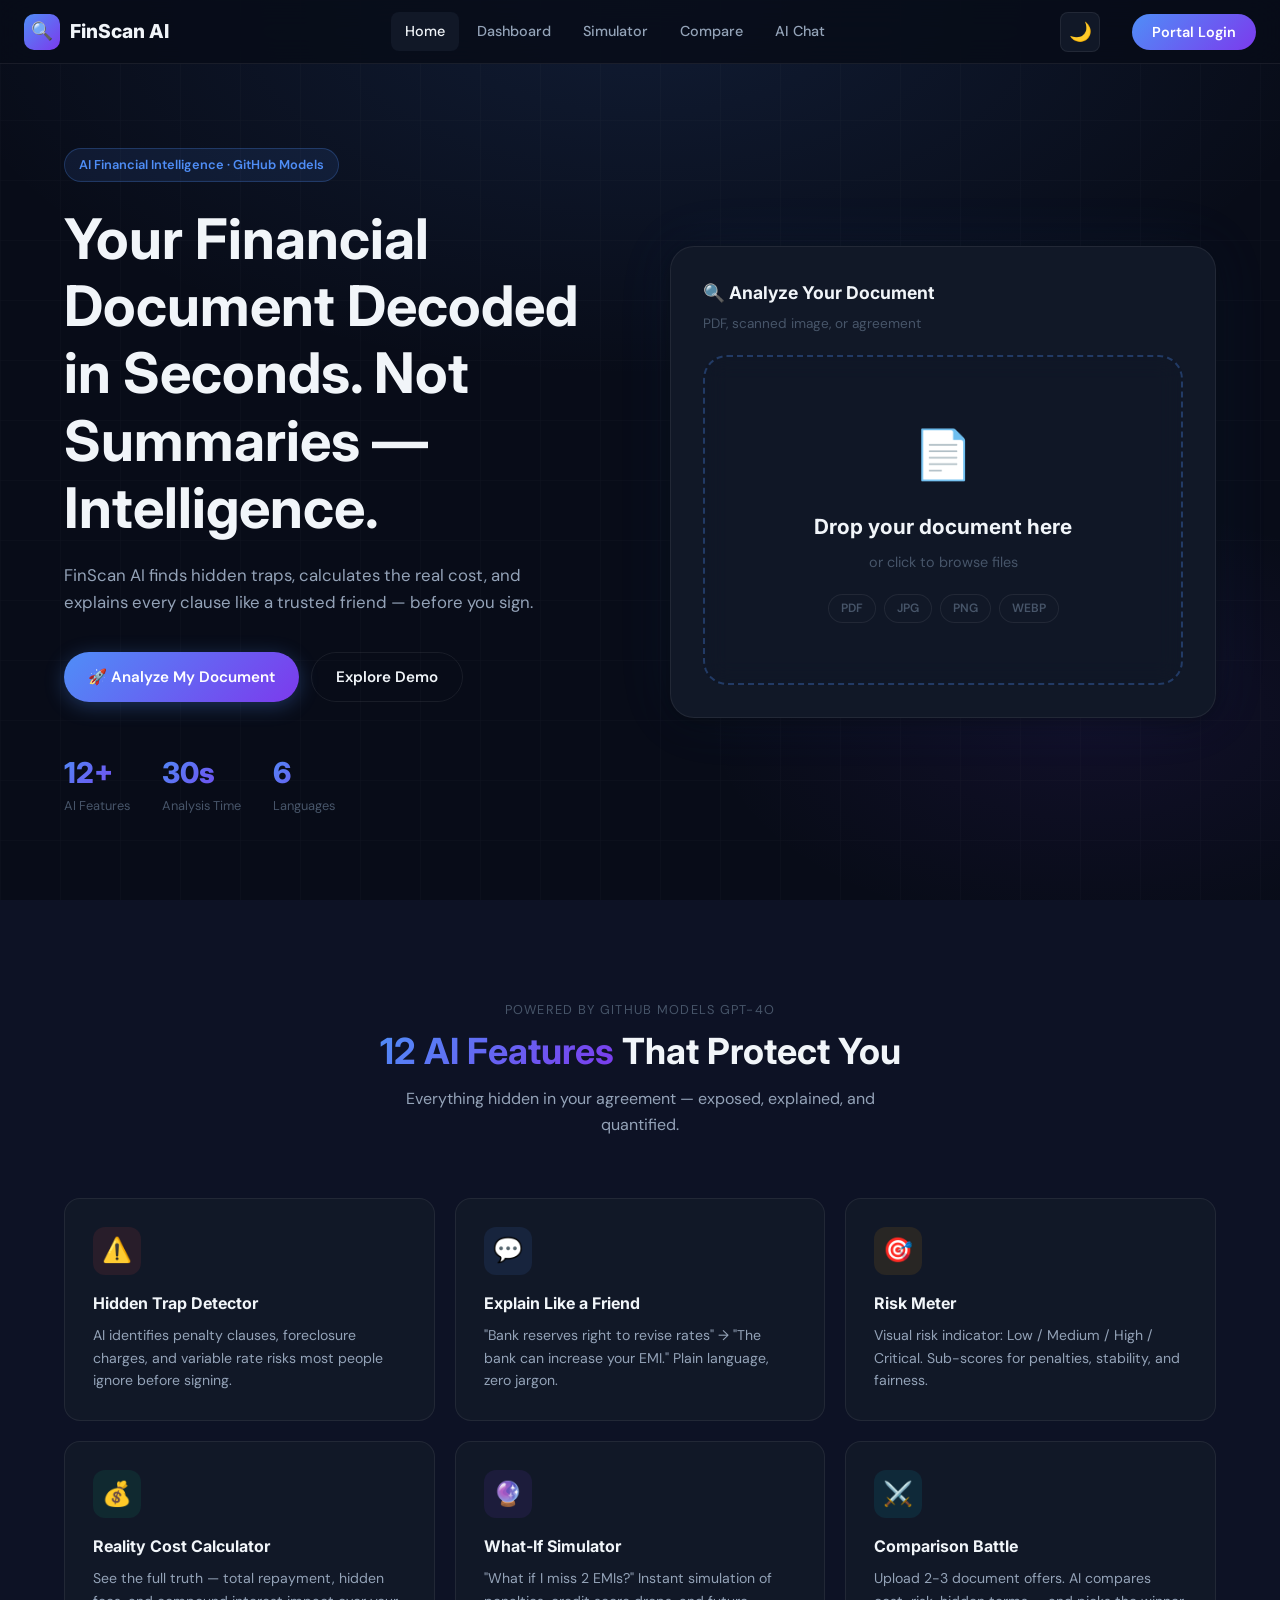
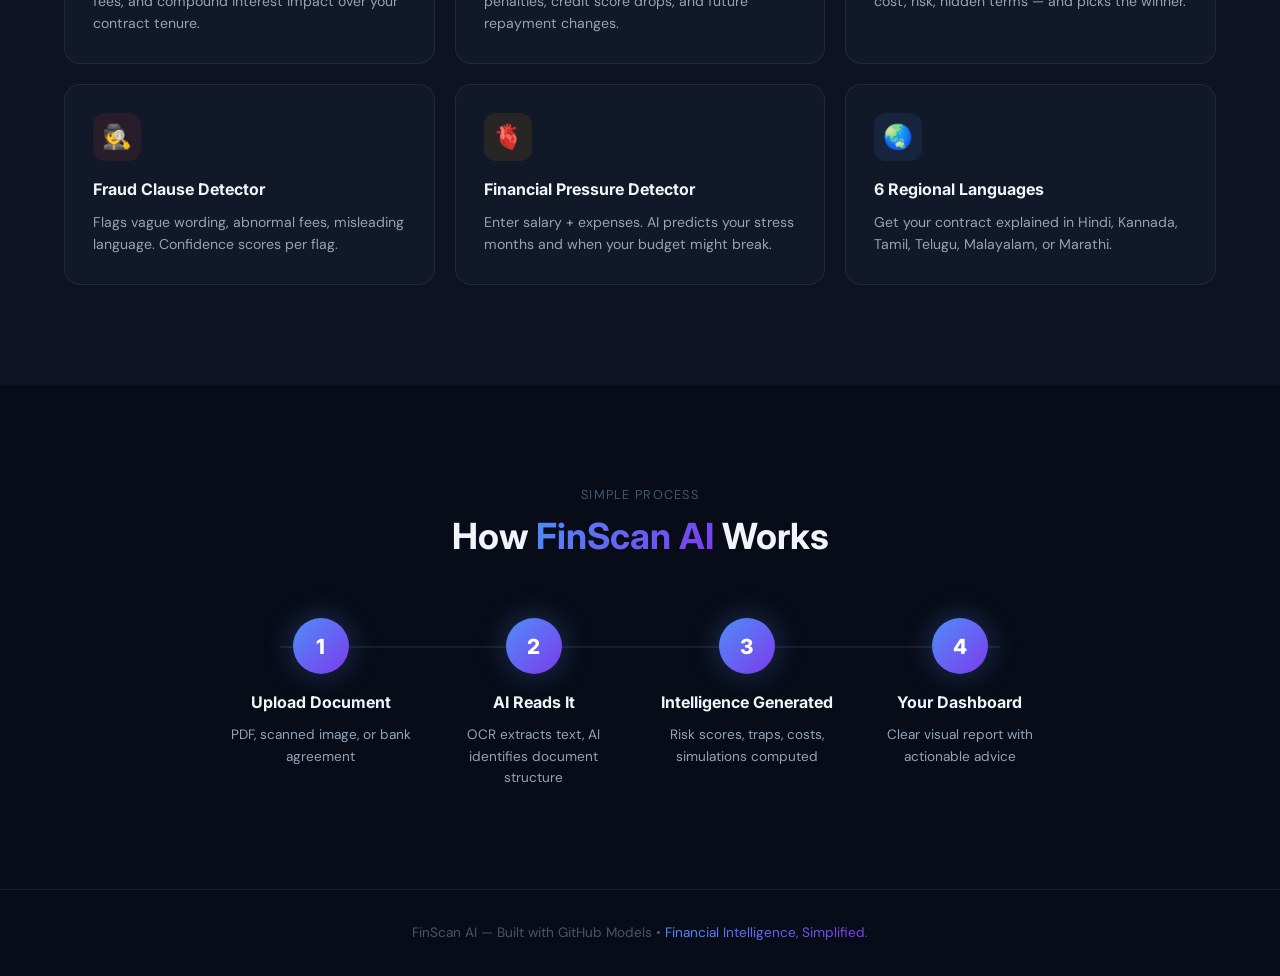
<file: frontend/index.html>
<!DOCTYPE html>
<html lang="en">
<head>
  <meta charset="UTF-8" />
  <meta name="viewport" content="width=device-width, initial-scale=1.0" />
  <title>FinScan AI — AI Financial Intelligence Assistant</title>
  <script>
    // Theme Flash Prevention
    (function() {
      const theme = localStorage.getItem('ll_theme') || 'dark';
      document.documentElement.setAttribute('data-theme', theme);
    })();
  </script>
  <meta name="description" content="FinScan AI decodes financial documents — detecting hidden traps, calculating real costs, and explaining legal jargon in plain language." />
  <link rel="stylesheet" href="css/global.css" />
  <style>
    .hero {
      min-height: 100vh; display: flex; align-items: center;
      position: relative; overflow: hidden; padding-top: 64px;
    }
    .hero-bg {
      position: absolute; inset: 0; z-index: 0;
      background: radial-gradient(ellipse 80% 60% at 50% 0%, rgba(79,142,247,0.12) 0%, transparent 70%),
                  radial-gradient(ellipse 50% 40% at 85% 80%, rgba(124,58,237,0.08) 0%, transparent 60%);
    }
    .grid-lines {
      position: absolute; inset: 0; z-index: 0; opacity: 0.03;
      background-image: linear-gradient(rgba(255,255,255,.5) 1px,transparent 1px),
                        linear-gradient(90deg,rgba(255,255,255,.5) 1px,transparent 1px);
      background-size: 60px 60px;
    }
    .hero-inner {
      position: relative; z-index: 1;
      max-width: 1200px; margin: 0 auto; padding: 0 24px;
      display: grid; grid-template-columns: 1fr 1fr; gap: 60px; align-items: center;
    }
    .hero-tag {
      display: inline-flex; align-items: center; gap: 8px;
      background: rgba(79,142,247,0.1); border: 1px solid rgba(79,142,247,0.25);
      border-radius: var(--radius-full); padding: 6px 14px;
      font-size: 0.8rem; font-weight: 600; color: var(--blue);
      margin-bottom: 24px;
    }
    .hero-tag .dot { width:6px;height:6px;background:var(--blue);border-radius:50%; }
    .hero-title { margin-bottom: 20px; }
    .hero-desc { margin-bottom: 36px; font-size: 1.05rem; max-width: 480px; }
    .hero-cta { display: flex; gap: 12px; margin-bottom: 48px; }
    .hero-stats { display: flex; gap: 32px; }
    .hero-stat .num { font-family:'Inter',sans-serif; font-size:1.8rem; font-weight:800; }
    .hero-stat .lbl { font-size:0.8rem; color:var(--text-muted); }

    .upload-card {
      background: var(--bg-card); border: 1px solid var(--border);
      border-radius: var(--radius-xl); padding: 32px;
      box-shadow: var(--shadow-card), var(--shadow-glow);
    }
    .upload-card-title { font-family:'Inter',sans-serif; font-weight:700; font-size:1.1rem; margin-bottom:6px; }
    .upload-card-sub { color:var(--text-muted); font-size:.85rem; margin-bottom:20px; }
    #upload-progress { display:none; text-align:center; padding:16px 0; }
    .progress-step { display:flex;align-items:center;gap:10px;font-size:.85rem;color:var(--text-muted);padding:6px 0; }
    .progress-step.active { color:var(--blue); }
    .progress-step.done { color:var(--green); }
    #upload-error { display:none; margin-top:16px; color:var(--red); font-size:.9rem; background:rgba(239,68,68,0.1); padding:12px; border-radius:var(--radius-sm); }

    .features-section { padding: 100px 0; background: var(--bg-secondary); }
    .section-top { text-align:center; margin-bottom:60px; }
    .section-label { font-size:.8rem; color:var(--text-muted); text-transform:uppercase; letter-spacing:.1em; margin-bottom:10px; }
    .features-grid { display:grid; grid-template-columns:repeat(auto-fit,minmax(280px,1fr)); gap:20px; max-width:1200px; margin:0 auto; padding:0 24px; }
    .feature-card { background:var(--bg-card); border:1px solid var(--border); border-radius:var(--radius-lg); padding:28px; transition:all .3s; }
    .feature-card:hover { border-color:var(--border-accent); transform:translateY(-4px); box-shadow:var(--shadow-blue); }
    .feature-icon { width:48px;height:48px;border-radius:var(--radius-md);display:flex;align-items:center;justify-content:center;font-size:1.5rem;margin-bottom:16px; }
    .feature-title { font-family:'Inter',sans-serif; font-weight:700; margin-bottom:8px; }
    .feature-desc { font-size:.88rem; color:var(--text-secondary); line-height:1.6; }

    .how-section { padding:100px 0; }
    .steps { display:flex; gap:0; max-width:900px; margin:0 auto; padding:0 24px; position:relative; }
    .steps::before { content:''; position:absolute; top:28px; left:90px; right:90px; height:2px; background:var(--border); }
    .step { flex:1; text-align:center; position:relative; z-index:1; padding:0 16px; }
    .step-num { width:56px;height:56px;border-radius:50%;background:var(--grad-blue);color:#fff; font-family:'Inter',sans-serif;font-size:1.3rem;font-weight:800; display:flex;align-items:center;justify-content:center; margin:0 auto 16px; box-shadow:0 0 30px rgba(79,142,247,.3); }
    .step-title { font-family:'Inter',sans-serif; font-weight:700; margin-bottom:8px; }
    .step-desc { font-size:.85rem; color:var(--text-secondary); }
    footer { padding:32px 0; border-top:1px solid var(--border); text-align:center; color:var(--text-muted); font-size:.85rem; }

    @media(max-width:900px){
      .hero-inner { grid-template-columns:1fr; }
      .hero-upload { display:none; }
      .steps { flex-direction:column; gap:32px; }
      .steps::before { display:none; }
    }
  </style>
</head>
<body>
<nav class="navbar">
  <div class="nav-brand"><div class="logo-icon">🔍</div>FinScan AI</div>
  <div class="nav-links">
    <a href="index.html" class="active" data-i18n="nav_home">Home</a>
    <a href="dashboard.html" data-i18n="nav_dashboard">Dashboard</a>
    <a href="simulator.html" data-i18n="nav_simulator">Simulator</a>
    <a href="compare.html" data-i18n="nav_compare">Compare</a>
    <a href="chat.html" data-i18n="nav_chat">AI Chat</a>
  </div>
  <div style="display:flex; align-items:center; gap:16px;">
    <button class="theme-toggle-btn" id="themeToggleBtn" onclick="toggleTheme()" title="Switch Theme">🌙</button>
    <div id="google_translate_element"></div>
    <select id="langSelect" class="language-select" aria-label="Language selector">
      <option value="en">English</option>
      <option value="hi">हिन्दी</option>
      <option value="kn">ಕನ್ನಡ</option>
      <option value="ta">தமிழ்</option>
      <option value="te">తెలుగు</option>
      <option value="ml">മലയാളം</option>
      <option value="mr">मराठी</option>
    </select>
    <div id="navCtaArea">
    <button class="nav-cta" onclick="window.location.href='auth.html'" data-i18n="portal_login">Portal Login</button>
  </div>
  </div>
</nav>

<section class="hero">
  <div class="hero-bg"></div><div class="grid-lines"></div>
  <div class="hero-inner">
    <div class="animate-fade-up">
      <div class="hero-tag" data-i18n="hero_tag"><span class="dot"></span> AI Financial Intelligence · GitHub Models</div>
      <h1 class="hero-title" data-i18n="hero_title">Your Financial Document\nDecoded in Seconds.\nNot Summaries — Intelligence.</h1>
      <p class="hero-desc" data-i18n="hero_desc">FinScan AI finds hidden traps, calculates the <em>real</em> cost, and explains every clause like a trusted friend — before you sign.</p>
      <div class="hero-cta">
        <button class="btn btn-primary" onclick="triggerUploadGuard()" data-i18n="analyze_btn">🚀 Analyze My Document</button>
        <a href="dashboard.html?demo=1" class="btn btn-secondary" data-i18n="explore_btn">Explore Demo</a>
      </div>
      <div class="hero-stats">
        <div class="hero-stat"><div class="num grad-text">12+</div><div class="lbl" data-i18n="stat_features">AI Features</div></div>
        <div class="hero-stat"><div class="num grad-text">30s</div><div class="lbl" data-i18n="stat_time">Analysis Time</div></div>
        <div class="hero-stat"><div class="num grad-text">6</div><div class="lbl" data-i18n="stat_langs">Languages</div></div>
      </div>
    </div>

    <div class="hero-upload animate-fade-up" style="animation-delay:.2s">
      <div class="upload-card">
        <div class="upload-card-title" data-i18n="upload_card_title">🔍 Analyze Your Document</div>
        <div class="upload-card-sub" data-i18n="upload_card_sub">PDF, scanned image, or agreement</div>
        <div class="upload-zone" id="dropZone">
          <div class="upload-icon">📄</div>
          <div class="upload-title" data-i18n="upload_title">Drop your document here</div>
          <div class="upload-subtitle" data-i18n="upload_subtitle">or click to browse files</div>
          <div class="upload-formats">
            <span class="upload-format-tag">PDF</span>
            <span class="upload-format-tag">JPG</span>
            <span class="upload-format-tag">PNG</span>
            <span class="upload-format-tag">WEBP</span>
          </div>
        </div>
        <input type="file" id="fileInput" accept=".pdf,.jpg,.jpeg,.png,.webp,.tiff,.bmp" style="display:none" />

        <div id="upload-progress">
          <div class="loading-spinner" style="margin:0 auto 16px"></div>
          <div style="font-weight:600;margin-bottom:12px" id="prog-label">Analyzing document…</div>
          <div class="progress-step active" id="ps1"><span>⏳</span> Extracting text</div>
          <div class="progress-step" id="ps2"><span>○</span> Detecting hidden traps</div>
          <div class="progress-step" id="ps3"><span>○</span> Calculating risk score</div>
          <div class="progress-step" id="ps4"><span>○</span> Computing real cost</div>
          <div class="progress-step" id="ps5"><span>○</span> Building dashboard</div>
        </div>
        <div id="upload-error"></div>
      </div>
    </div>
  </div>
</section>

<section class="features-section">
  <div class="section-top">
    <div class="section-label">Powered by GitHub Models GPT-4o</div>
    <h2><span class="grad-text">12 AI Features</span> That Protect You</h2>
    <p style="color:var(--text-secondary);max-width:500px;margin:.8rem auto 0">Everything hidden in your agreement — exposed, explained, and quantified.</p>
  </div>
  <div class="features-grid">
    <div class="feature-card"><div class="feature-icon" style="background:rgba(239,68,68,.1)">⚠️</div><div class="feature-title">Hidden Trap Detector</div><div class="feature-desc">AI identifies penalty clauses, foreclosure charges, and variable rate risks most people ignore before signing.</div></div>
    <div class="feature-card"><div class="feature-icon" style="background:rgba(79,142,247,.1)">💬</div><div class="feature-title">Explain Like a Friend</div><div class="feature-desc">"Bank reserves right to revise rates" → "The bank can increase your EMI." Plain language, zero jargon.</div></div>
    <div class="feature-card"><div class="feature-icon" style="background:rgba(245,158,11,.1)">🎯</div><div class="feature-title">Risk Meter</div><div class="feature-desc">Visual risk indicator: Low / Medium / High / Critical. Sub-scores for penalties, stability, and fairness.</div></div>
    <div class="feature-card"><div class="feature-icon" style="background:rgba(16,185,129,.1)">💰</div><div class="feature-title">Reality Cost Calculator</div><div class="feature-desc">See the full truth — total repayment, hidden fees, and compound interest impact over your contract tenure.</div></div>
    <div class="feature-card"><div class="feature-icon" style="background:rgba(124,58,237,.1)">🔮</div><div class="feature-title">What-If Simulator</div><div class="feature-desc">"What if I miss 2 EMIs?" Instant simulation of penalties, credit score drops, and future repayment changes.</div></div>
    <div class="feature-card"><div class="feature-icon" style="background:rgba(6,182,212,.1)">⚔️</div><div class="feature-title">Comparison Battle</div><div class="feature-desc">Upload 2-3 document offers. AI compares cost, risk, hidden terms — and picks the winner.</div></div>
    <div class="feature-card"><div class="feature-icon" style="background:rgba(239,68,68,.1)">🕵️</div><div class="feature-title">Fraud Clause Detector</div><div class="feature-desc">Flags vague wording, abnormal fees, misleading language. Confidence scores per flag.</div></div>
    <div class="feature-card"><div class="feature-icon" style="background:rgba(245,158,11,.1)">🫀</div><div class="feature-title">Financial Pressure Detector</div><div class="feature-desc">Enter salary + expenses. AI predicts your stress months and when your budget might break.</div></div>
    <div class="feature-card"><div class="feature-icon" style="background:rgba(79,142,247,.1)">🌏</div><div class="feature-title">6 Regional Languages</div><div class="feature-desc">Get your contract explained in Hindi, Kannada, Tamil, Telugu, Malayalam, or Marathi.</div></div>
  </div>
</section>

<section class="how-section">
  <div class="section-top" style="padding:0 24px">
    <div class="section-label">Simple Process</div>
    <h2>How <span class="grad-text">FinScan AI</span> Works</h2>
  </div>
  <div class="steps">
    <div class="step"><div class="step-num">1</div><div class="step-title">Upload Document</div><div class="step-desc">PDF, scanned image, or bank agreement</div></div>
    <div class="step"><div class="step-num">2</div><div class="step-title">AI Reads It</div><div class="step-desc">OCR extracts text, AI identifies document structure</div></div>
    <div class="step"><div class="step-num">3</div><div class="step-title">Intelligence Generated</div><div class="step-desc">Risk scores, traps, costs, simulations computed</div></div>
    <div class="step"><div class="step-num">4</div><div class="step-title">Your Dashboard</div><div class="step-desc">Clear visual report with actionable advice</div></div>
  </div>
</section>

<footer><div>FinScan AI &mdash; Built with GitHub Models &bull; <span class="grad-text">Financial Intelligence, Simplified.</span></div></footer>
<div class="toast-container" id="toastBox"></div>

<script>
const API = window.location.origin.includes('localhost') || window.location.origin.includes('127.0.0.1') || window.location.origin === 'null' || window.location.protocol === 'file:' ? 'http://localhost:5000' : '';
const dropZone = document.getElementById('dropZone');
const fileInput = document.getElementById('fileInput');

// Profile logic
const user = JSON.parse(localStorage.getItem('ll_user') || 'null');
if(user) {
  document.getElementById('navCtaArea').innerHTML = `
    <span style="font-size:0.85rem; font-weight:700; color:var(--text-secondary); margin-right:12px;">👤 Hi, ${user.name}</span>
    <button class="nav-cta" style="background:var(--red-glow); color:var(--red); border-color:transparent;" onclick="logout()">Logout</button>
  `;
}

function logout() {
  localStorage.removeItem('ll_user');
  window.location.reload();
}

function triggerUploadGuard() {
  if(!localStorage.getItem('ll_user')) {
    toast("🔒 Portal Login required to analyze documents!", "info");
    setTimeout(() => window.location.href = 'auth.html', 1000);
    return;
  }
  fileInput.click();
}

dropZone.addEventListener('click', () => triggerUploadGuard());
dropZone.addEventListener('dragover', e => { e.preventDefault(); dropZone.classList.add('drag-over'); });
dropZone.addEventListener('dragleave', () => dropZone.classList.remove('drag-over'));
dropZone.addEventListener('drop', e => { e.preventDefault(); dropZone.classList.remove('drag-over'); if (e.dataTransfer.files[0]) handleFile(e.dataTransfer.files[0]); });
fileInput.addEventListener('change', () => { if (fileInput.files[0]) handleFile(fileInput.files[0]); });

function step(n, s) {
  const el = document.getElementById('ps'+n);
  if (!el) return;
  el.className = 'progress-step ' + s;
  el.querySelector('span').textContent = s==='done'?'✅':s==='active'?'⏳':'○';
}

async function handleFile(file) {
  if(!localStorage.getItem('ll_user')) {
    window.location.href = 'auth.html';
    return;
  }
  dropZone.style.display = 'none';
  document.getElementById('upload-progress').style.display = 'block';
  document.getElementById('upload-error').style.display = 'none';
  step(1,'active');

  try {
    const fd = new FormData(); fd.append('file', file);
    const ur = await fetch(`${API}/api/upload`, {method:'POST', body:fd});
    const ud = await ur.json();
    if (!ur.ok) throw new Error(ud.error || 'Upload failed');
    step(1,'done'); step(2,'active');
    localStorage.setItem('ll_doc_id', ud.doc_id);
    localStorage.setItem('ll_filename', ud.filename);

    setTimeout(()=>{ step(2,'done'); step(3,'active'); }, 4000);
    setTimeout(()=>{ step(3,'done'); step(4,'active'); }, 9000);
    setTimeout(()=>{ step(4,'done'); step(5,'active'); }, 14000);

    const ar = await fetch(`${API}/api/analyze/${ud.doc_id}`, {method:'POST'});
    const ad = await ar.json();
    if (!ar.ok) throw new Error(ad.error || 'Analysis failed');
    step(5,'done');
    localStorage.removeItem('ll_analysis');
    localStorage.setItem('ll_analysis', JSON.stringify(ad));
    localStorage.setItem('ll_doc_id', ud.doc_id);
    localStorage.setItem('ll_active_doc_id', ud.doc_id);
    localStorage.setItem('ll_filename', ud.filename);
    toast('✅ Done! Loading dashboard…','success');
    setTimeout(() => window.location.href='dashboard.html', 800);
  } catch(e) {
    dropZone.style.display = 'block';
    document.getElementById('upload-progress').style.display = 'none';
    const err = document.getElementById('upload-error');
    err.textContent = '⚠️ ' + e.message; err.style.display='block';
    toast('❌ ' + e.message, 'error');
  }
}

function toast(msg, type='info') {
  const c = document.getElementById('toastBox');
  const t = document.createElement('div');
  t.className = `toast ${type}`; t.textContent = msg;
  c.appendChild(t); setTimeout(() => t.remove(), 3500);
}

// Initialize Theme Switcher Icon
function initThemeBtn() {
  const currentTheme = localStorage.getItem('ll_theme') || 'dark';
  const btn = document.getElementById('themeToggleBtn');
  if (btn) {
    btn.textContent = currentTheme === 'light' ? '☀️' : '🌙';
  }
}

function toggleTheme() {
  const currentTheme = document.documentElement.getAttribute('data-theme') || 'dark';
  const newTheme = currentTheme === 'light' ? 'dark' : 'light';
  document.documentElement.setAttribute('data-theme', newTheme);
  localStorage.setItem('ll_theme', newTheme);
  
  const btn = document.getElementById('themeToggleBtn');
  if (btn) {
    btn.textContent = newTheme === 'light' ? '☀️' : '🌙';
  }
  
  window.dispatchEvent(new Event('themeChanged'));
  toast(`☀️ Theme switched to ${newTheme} mode!`, 'success');
}

initThemeBtn();
</script>

<!-- Local i18n loader -->
<script src="js/i18n.js"></script>
<script src="js/language-switcher.js"></script>
<script>
  // Force-setting language and reloading so translations apply reliably.
  function changeLang(lang){
    try{ localStorage.setItem('ll_lang', lang); }catch(e){}
    if(window.changeSiteLanguage){
      window.changeSiteLanguage(lang);
      return;
    }
    if(window.appI18n){
      try{ window.appI18n.setLang(lang); }catch(e){ console.warn(e); }
    }
    // best-effort: tell backend
    fetch('/api/set_language?lang='+lang).catch(()=>{});

    // Also trigger Google Translate for content not covered by local data-i18n keys.
    try{
      const combo = document.querySelector('.goog-te-combo');
      if(combo){
        combo.value = lang;
        combo.dispatchEvent(new Event('change'));
      }
    }catch(e){ console.warn('google translate activation failed', e); }
  }
</script>

<!-- Google Translate Script -->
<script type="text/javascript">
function googleTranslateElementInit() {
  new google.translate.TranslateElement({
    pageLanguage: 'en',
    includedLanguages: 'en,hi,kn,ta,te,ml,mr',
    layout: google.translate.TranslateElement.InlineLayout.SIMPLE,
    autoDisplay: false
  }, 'google_translate_element');
  if (window.onGoogleTranslateReady) window.onGoogleTranslateReady();
}
</script>
<script type="text/javascript" src="https://translate.google.com/translate_a/element.js?cb=googleTranslateElementInit"></script>
</body>
</html>
</file>
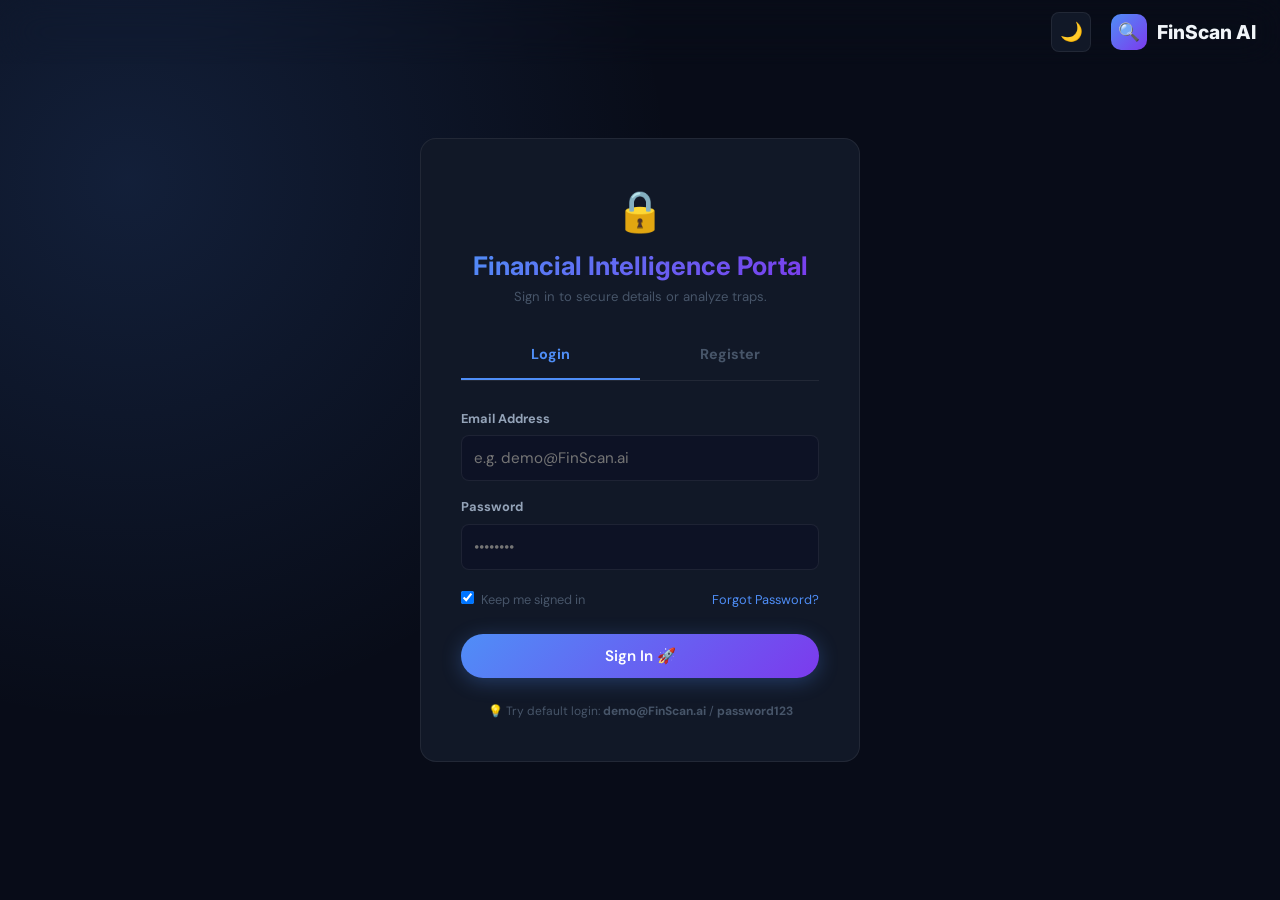
<file: frontend/auth.html>
<!DOCTYPE html>
<html lang="en">
<head>
  <meta charset="UTF-8">
  <meta name="viewport" content="width=device-width, initial-scale=1.0">
  <title>FinScan AI — Secure Portal Login</title>
  <script>
    // Theme Flash Prevention
    (function() {
      const theme = localStorage.getItem('ll_theme') || 'dark';
      document.documentElement.setAttribute('data-theme', theme);
    })();
  </script>
  <link rel="stylesheet" href="css/global.css">
  <style>
    .auth-wrapper {
      min-height: 100vh;
      display: flex;
      align-items: center;
      justify-content: center;
      padding: 24px;
      position: relative;
      background: radial-gradient(circle at 10% 20%, rgba(79, 142, 247, 0.15) 0%, transparent 40%), var(--bg-primary);
    }
    .auth-card {
      width: 100%;
      max-width: 440px;
      padding: 40px;
      animation: float 6s ease-in-out infinite;
    }
    .auth-tabs {
      display: flex;
      border-bottom: 1px solid var(--border);
      margin-bottom: 28px;
    }
    .auth-tab {
      flex: 1;
      text-align: center;
      padding: 12px;
      cursor: pointer;
      color: var(--text-muted);
      font-weight: 700;
      font-size: 0.9rem;
      border-bottom: 2px solid transparent;
      transition: all 0.2s;
    }
    .auth-tab.active {
      color: var(--blue);
      border-bottom-color: var(--blue);
    }
    .auth-form {
      display: none;
      flex-direction: column;
      gap: 16px;
    }
    .auth-form.active {
      display: flex;
      animation: fadeIn 0.4s;
    }
    .form-group {
      display: flex;
      flex-direction: column;
      gap: 6px;
    }
    .form-group label {
      font-size: 0.8rem;
      font-weight: 700;
      color: var(--text-secondary);
    }
    .form-group input {
      background: var(--bg-secondary);
      border: 1px solid var(--border);
      color: white;
      padding: 12px;
      border-radius: var(--radius-sm);
      font-size: 0.95rem;
      font-family: inherit;
      transition: all 0.2s;
    }
    .form-group input:focus {
      border-color: var(--blue);
      outline: none;
      box-shadow: var(--shadow-blue);
    }
    .form-footer {
      display: flex;
      justify-content: space-between;
      align-items: center;
      font-size: 0.8rem;
      margin-top: 4px;
    }
    .form-footer a {
      color: var(--blue);
      text-decoration: none;
    }
    .form-footer a:hover {
      text-decoration: underline;
    }
  </style>
</head>
<body>

  <!-- Minimal Brand Header -->
  <nav class="navbar" style="position: absolute; top: 0; left: 0; right: 0; background: transparent; border-bottom: none;">
    <div style="display:flex; align-items:center; gap:20px; margin-left:auto;">
      <button class="theme-toggle-btn" id="themeToggleBtn" onclick="toggleTheme()" title="Switch Theme">🌙</button>
      <div id="google_translate_element"></div>
      <select class="language-select" aria-label="Language selector">
        <option value="en">English</option>
        <option value="hi">हिन्दी</option>
        <option value="kn">ಕನ್ನಡ</option>
        <option value="ta">தமிழ்</option>
        <option value="te">తెలుగు</option>
        <option value="ml">മലയാളം</option>
        <option value="mr">मराठी</option>
      </select>
    </div>
    <div class="nav-brand" onclick="window.location.href='index.html'" style="cursor: pointer;">
      <div class="logo-icon">🔍</div>FinScan AI
    </div>
  </nav>

  <div class="auth-wrapper">
    <div class="card auth-card">
      <div style="text-align: center; margin-bottom: 24px;">
        <div style="font-size: 2.5rem; display: inline-block;" class="animate-bounce">🔒</div>
        <h2 class="grad-text" style="font-size: 1.6rem; margin-top: 8px;">Financial Intelligence Portal</h2>
        <p style="font-size: 0.82rem; color: var(--text-muted); margin-top: 4px;">Sign in to secure details or analyze traps.</p>
      </div>

      <!-- Tabs -->
      <div class="auth-tabs">
        <div class="auth-tab active" id="tabLogin" onclick="switchForm('login')">Login</div>
        <div class="auth-tab" id="tabRegister" onclick="switchForm('register')">Register</div>
      </div>

      <!-- LOGIN FORM -->
      <form class="auth-form active" id="formLogin" onsubmit="handleAuthSubmit(event, 'login')">
        <div class="form-group">
          <label>Email Address</label>
          <input type="email" id="loginEmail" required placeholder="e.g. demo@FinScan.ai">
        </div>
        <div class="form-group">
          <label>Password</label>
          <input type="password" id="loginPassword" required placeholder="••••••••">
        </div>
        
        <div class="form-footer">
          <label style="color: var(--text-muted); cursor: pointer;">
            <input type="checkbox" checked style="margin-right: 4px;"> Keep me signed in
          </label>
          <a href="#" onclick="switchForm('forgot')">Forgot Password?</a>
        </div>

        <button type="submit" class="btn btn-primary" style="margin-top: 8px; width: 100%;">Sign In 🚀</button>
        <p style="font-size: 0.75rem; text-align: center; color: var(--text-muted); margin-top: 8px;">
          💡 Try default login: <strong>demo@FinScan.ai</strong> / <strong>password123</strong>
        </p>
      </form>

      <!-- REGISTER FORM -->
      <form class="auth-form" id="formRegister" onsubmit="handleAuthSubmit(event, 'register')">
        <div class="form-group">
          <label>Your Full Name</label>
          <input type="text" id="regName" required placeholder="e.g. Sarah Jenkins">
        </div>
        <div class="form-group">
          <label>Email Address</label>
          <input type="email" id="regEmail" required placeholder="e.g. sarah@example.com">
        </div>
        <div class="form-group">
          <label>Create Secure Password</label>
          <input type="password" id="regPassword" required placeholder="••••••••">
        </div>

        <button type="submit" class="btn btn-primary" style="margin-top: 12px; width: 100%;">Create Account ✨</button>
      </form>

      <!-- FORGOT PASSWORD FORM -->
      <form class="auth-form" id="formForgot" onsubmit="handleAuthSubmit(event, 'forgot')">
        <h3 class="card-title" style="font-size: 1rem; margin-bottom: 4px;">Password Recovery</h3>
        <p style="font-size: 0.78rem; color: var(--text-secondary); margin-bottom: 8px;">
          Enter your email. AI will simulate generating reset details instantly.
        </p>

        <div class="form-group">
          <label>Registered Email Address</label>
          <input type="email" id="forgotEmail" required placeholder="e.g. demo@FinScan.ai">
        </div>

        <button type="submit" class="btn btn-primary" style="margin-top: 8px; width: 100%;">Dispatched Reset Link 🔑</button>

        <div style="text-align: center; margin-top: 12px;">
          <a href="#" onclick="switchForm('login')" style="font-size: 0.8rem; color: var(--blue); text-decoration: none;">Return to Login</a>
        </div>
      </form>

      <!-- Simulated Alert/Success Result -->
      <div id="authAlert" class="trap-card severity-high" style="display: none; margin-top: 20px;">
        <div class="trap-title" id="alertTitle">Action Status</div>
        <div class="trap-plain" id="alertContent">Details here...</div>
      </div>

    </div>
  </div>

  <div class="toast-container" id="toastBox"></div>

  <script>
    const API = window.location.origin.includes('localhost') || window.location.origin.includes('127.0.0.1') || window.location.origin === 'null' || window.location.protocol === 'file:' ? 'http://localhost:5000' : '';

    function switchForm(mode) {
      // Reset active tabs
      document.getElementById('tabLogin').classList.remove('active');
      document.getElementById('tabRegister').classList.remove('active');
      
      // Reset forms
      document.getElementById('formLogin').classList.remove('active');
      document.getElementById('formRegister').classList.remove('active');
      document.getElementById('formForgot').classList.remove('active');

      // Hide custom alert
      document.getElementById('authAlert').style.display = 'none';

      // Set active
      if(mode === 'login') {
        document.getElementById('tabLogin').classList.add('active');
        document.getElementById('formLogin').classList.add('active');
      } else if(mode === 'register') {
        document.getElementById('tabRegister').classList.add('active');
        document.getElementById('formRegister').classList.add('active');
      } else if(mode === 'forgot') {
        document.getElementById('formForgot').classList.add('active');
      }
    }

    async function handleAuthSubmit(event, type) {
      event.preventDefault();
      
      // Clear alert
      const alertBox = document.getElementById('authAlert');
      alertBox.style.display = 'none';

      let body = {};
      let endpoint = '';

      if (type === 'login') {
        body = {
          email: document.getElementById('loginEmail').value,
          password: document.getElementById('loginPassword').value
        };
        endpoint = '/api/auth/login';
      } else if (type === 'register') {
        body = {
          name: document.getElementById('regName').value,
          email: document.getElementById('regEmail').value,
          password: document.getElementById('regPassword').value
        };
        endpoint = '/api/auth/signup';
      } else if (type === 'forgot') {
        body = {
          email: document.getElementById('forgotEmail').value
        };
        endpoint = '/api/auth/forgot-password';
      }

      try {
        const res = await fetch(`${API}${endpoint}`, {
          method: 'POST',
          headers: { 'Content-Type': 'application/json' },
          body: JSON.stringify(body)
        });
        const data = await res.json();
        
        if (!res.ok) throw new Error(data.error || "Authentication failed.");

        if (type === 'login' || type === 'register') {
          // Success register or login -> Store in localStorage
          localStorage.setItem('ll_user', JSON.stringify(data.user));
          toast(`✅ welcome back, ${data.user.name}!`, 'success');
          
          // Redirect to target or dashboard
          setTimeout(() => {
            window.location.href = 'dashboard.html';
          }, 800);
        } else {
          // Forgot Password Instructions Dispatched
          alertBox.className = "trap-card severity-low";
          document.getElementById('alertTitle').textContent = "🔑 Recovery link dispatched!";
          document.getElementById('alertContent').textContent = data.instructions;
          alertBox.style.display = 'block';
          toast("✅ Password recovery email sent!", "success");
        }

      } catch(e) {
        alertBox.className = "trap-card severity-high";
        document.getElementById('alertTitle').textContent = "⚠️ Authentication Error";
        document.getElementById('alertContent').textContent = e.message;
        alertBox.style.display = 'block';
        toast("❌ " + e.message, 'error');
      }
    }

    function toast(msg, type='info') {
      const c = document.getElementById('toastBox');
      const t = document.createElement('div');
      t.className = `toast ${type}`;
      t.textContent = msg;
      c.appendChild(t);
      setTimeout(() => t.remove(), 3500);
    }

    // Initialize Theme Switcher Icon
    function initThemeBtn() {
      const currentTheme = localStorage.getItem('ll_theme') || 'dark';
      const btn = document.getElementById('themeToggleBtn');
      if (btn) {
        btn.textContent = currentTheme === 'light' ? '☀️' : '🌙';
      }
    }

    function toggleTheme() {
      const currentTheme = document.documentElement.getAttribute('data-theme') || 'dark';
      const newTheme = currentTheme === 'light' ? 'dark' : 'light';
      document.documentElement.setAttribute('data-theme', newTheme);
      localStorage.setItem('ll_theme', newTheme);
      
      const btn = document.getElementById('themeToggleBtn');
      if (btn) {
        btn.textContent = newTheme === 'light' ? '☀️' : '🌙';
      }
      
      window.dispatchEvent(new Event('themeChanged'));
      toast(`☀️ Theme switched to ${newTheme} mode!`, 'success');
    }

    initThemeBtn();
  </script>

<script src="js/language-switcher.js"></script>
<!-- Google Translate Script -->
<script type="text/javascript">
function googleTranslateElementInit() {
  new google.translate.TranslateElement({
    pageLanguage: 'en',
    includedLanguages: 'en,hi,kn,ta,te,ml,mr',
    layout: google.translate.TranslateElement.InlineLayout.SIMPLE,
    autoDisplay: false
  }, 'google_translate_element');
  if (window.onGoogleTranslateReady) window.onGoogleTranslateReady();
}
</script>
<script type="text/javascript" src="https://translate.google.com/translate_a/element.js?cb=googleTranslateElementInit"></script>
</body>
</html>
</file>
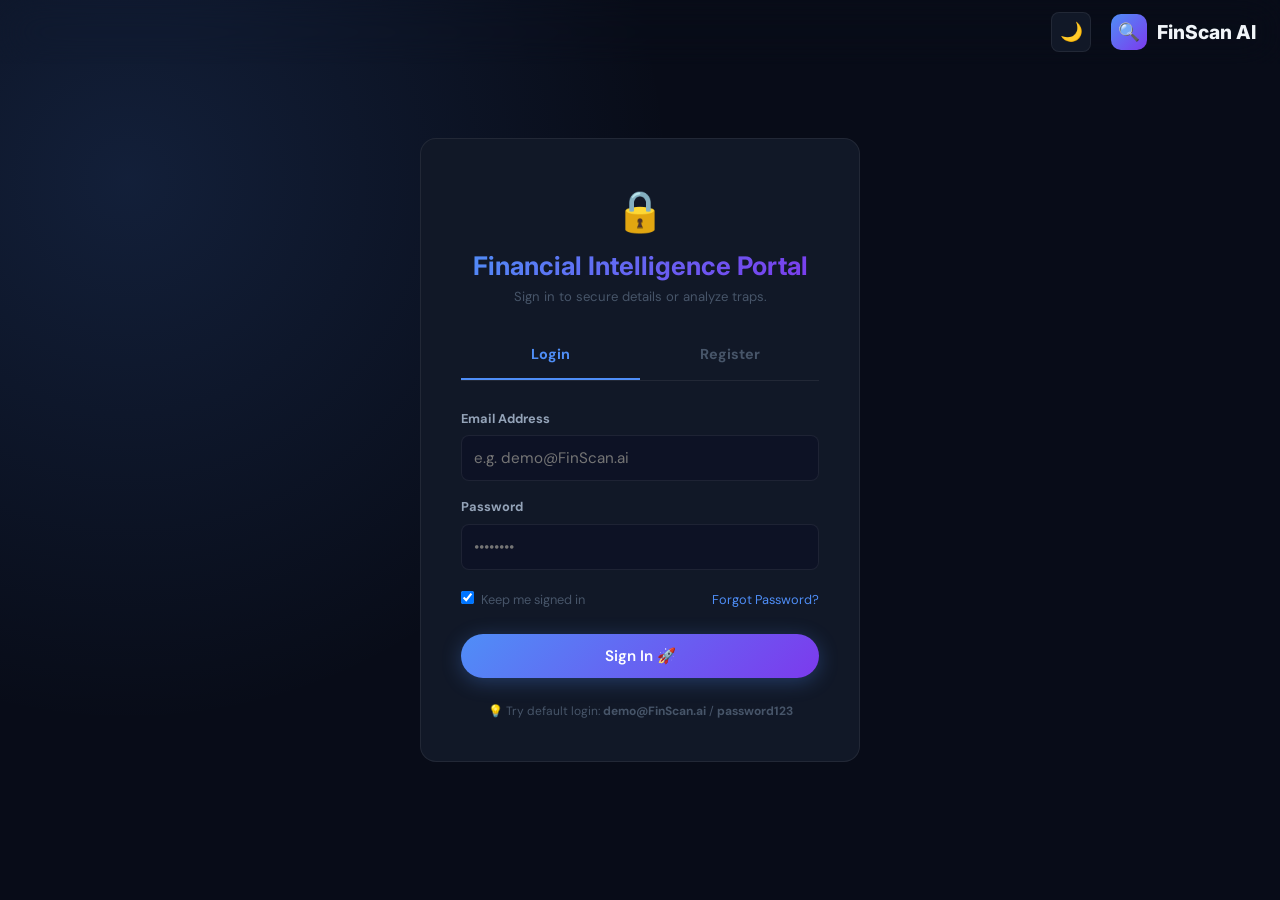
<file: frontend/chat.html>
<!DOCTYPE html>
<html lang="en">
<head>
  <meta charset="UTF-8">
  <meta name="viewport" content="width=device-width, initial-scale=1.0">
  <title>FinScan AI — Conversational Intelligence Advisor</title>
  <script>
    // Theme Flash Prevention
    (function() {
      const theme = localStorage.getItem('ll_theme') || 'dark';
      document.documentElement.setAttribute('data-theme', theme);
    })();
  </script>
  <script>
    if(!localStorage.getItem('ll_user') && !window.location.search.includes('demo=1')) {
      window.location.href = 'auth.html';
    }
  </script>
  <link rel="stylesheet" href="css/global.css">
  <style>
    .chat-layout {
      display: grid;
      grid-template-columns: 1fr 1.5fr;
      gap: 24px;
      height: calc(100vh - 128px);
    }
    .chat-panel {
      display: flex;
      flex-direction: column;
      height: 100%;
      background: var(--bg-card);
      border: 1px solid var(--border);
      border-radius: var(--radius-lg);
      overflow: hidden;
    }
    .chat-header {
      padding: 16px 20px;
      background: var(--bg-secondary);
      border-bottom: 1px solid var(--border);
      display: flex;
      justify-content: space-between;
      align-items: center;
    }
    .chat-messages {
      flex: 1;
      padding: 20px;
      overflow-y: auto;
      display: flex;
      flex-direction: column;
      gap: 12px;
    }
    .chat-input-bar {
      padding: 16px;
      border-top: 1px solid var(--border);
      background: var(--bg-secondary);
      display: flex;
      gap: 10px;
      align-items: center;
    }
    .chat-input-bar input {
      flex: 1;
      background: var(--bg-primary);
      border: 1px solid var(--border);
      color: white;
      padding: 12px;
      border-radius: var(--radius-sm);
      font-size: 0.95rem;
      font-family: inherit;
    }
    .voice-btn {
      width: 44px;
      height: 44px;
      border-radius: 50%;
      border: none;
      background: var(--blue-glow);
      color: var(--blue);
      display: flex;
      align-items: center;
      justify-content: center;
      cursor: pointer;
      font-size: 1.2rem;
      transition: all 0.2s;
    }
    .voice-btn.active {
      background: var(--red-glow);
      color: var(--red);
      animation: pulse-glow 1.5s infinite;
    }
    .negotiation-card {
      border-left: 3px solid var(--blue);
      background: linear-gradient(90deg, rgba(79, 142, 247, 0.04) 0%, var(--bg-card) 100%);
      padding: 16px;
      border-radius: var(--radius-sm);
      margin-bottom: 12px;
    }
    .negotiation-script-box {
      background: var(--bg-secondary);
      border: 1px dashed var(--border-accent);
      padding: 14px;
      border-radius: var(--radius-md);
      font-style: italic;
      font-size: 0.9rem;
      color: var(--text-primary);
      margin-top: 12px;
    }
  </style>
</head>
<body>
  <!-- Navbar -->
  <nav class="navbar">
    <div class="nav-brand"><div class="logo-icon">🔍</div>FinScan AI</div>
    <div class="nav-links">
      <a href="index.html">Home</a>
      <a href="dashboard.html">Dashboard</a>
      <a href="simulator.html">Simulator</a>
      <a href="compare.html">Compare</a>
      <a href="chat.html" class="active">AI Chat</a>
    </div>
    <div style="display:flex; align-items:center; gap:16px;">
    <button class="theme-toggle-btn" id="themeToggleBtn" onclick="toggleTheme()" title="Switch Theme">🌙</button>
    <div id="google_translate_element"></div>
    <select class="language-select" aria-label="Language selector">
      <option value="en">English</option>
      <option value="hi">हिन्दी</option>
      <option value="kn">ಕನ್ನಡ</option>
      <option value="ta">தமிழ்</option>
      <option value="te">తెలుగు</option>
      <option value="ml">മലയാളം</option>
      <option value="mr">मराठी</option>
    </select>
    <div id="navCtaArea">
      <button class="nav-cta" onclick="window.location.href='index.html'">New Upload</button>
    </div>
    </div>
</nav>

  <div class="page-wrapper">
    <!-- Sidebar -->
    <aside class="sidebar">
      <div class="sidebar-label">Document Intelligence</div>
      <button class="sidebar-item" onclick="window.location.href='dashboard.html'">
        <span class="icon">📊</span> Return Dashboard
      </button>

      <div class="sidebar-label">Chat Settings</div>
      <div style="padding: 10px 12px;">
        <label style="font-size: 0.75rem; font-weight: 700; color: var(--text-muted); display: block; margin-bottom: 6px;">🌍 SELECT LANGUAGE</label>
        <select id="langSelect" onchange="changeLanguage()" style="background: var(--bg-secondary); color: white; border: 1px solid var(--border); border-radius: var(--radius-sm); padding: 8px; width: 100%; font-family: inherit; font-size: 0.85rem;">
          <option value="en">English (Default)</option>
          <option value="hi">Hindi (हिंदी)</option>
          <option value="kn">Kannada (ಕನ್ನಡ)</option>
          <option value="ta">Tamil (தமிழ்)</option>
          <option value="te">Telugu (తెలుగు)</option>
          <option value="ml">Malayalam (മലയാളം)</option>
          <option value="mr">Marathi (मराठी)</option>
        </select>
      </div>
      
      <div style="padding: 10px 12px 20px;">
        <button class="btn btn-secondary btn-sm" onclick="clearConversation()" style="width: 100%;">🧹 Clear History</button>
      </div>
    </aside>

    <main class="main-content">
      <div class="chat-layout">
        
        <!-- Negotiation Assistant (Futuristic feature 👑) -->
        <div class="card" style="overflow-y: auto; height: 100%;">
          <div class="badge badge-purple" style="margin-bottom: 8px;">👑 Startup Level Feature</div>
          <h3 class="card-title" style="margin-bottom: 8px;">AI Negotiation Assistant</h3>
          <p style="font-size: 0.82rem; color: var(--text-muted); margin-bottom: 20px;">AI suggestions for what you can bargain with the bank before finalizing signatures.</p>

          <div id="negotiationList">
            <!-- Dynamically populated -->
          </div>

          <div class="section-divider"></div>

          <h4 style="font-size: 0.85rem; font-weight: 700; color: var(--text-secondary); margin-bottom: 8px;">🗣️ Negotiation Script Dialogue</h4>
          <p style="font-size: 0.78rem; color: var(--text-muted);">Use this polite benchmark opener to negotiate floating margins or charges:</p>
          <div class="negotiation-script-box" id="negotiationScript">
            "Thank you for the initial agreement proposal. Given my positive repayment track record and credit rating of 780, the 2% foreclosure exit fee and ₹15,000 flat administrative levy deviate slightly from comparable tier-1 lender standards. Could we modify this fee sheet to match competitor parameters?"
          </div>
        </div>

        <!-- Chat Pane -->
        <div class="chat-panel">
          <div class="chat-header">
            <div>
              <h4 style="font-size: 0.95rem; font-weight: 700;" id="chatTitle">AI Financial Companion</h4>
              <p style="font-size: 0.75rem; color: var(--text-muted);" id="chatStatus">Connected &bull; Standard mode</p>
            </div>
            <div class="badge badge-green">Online</div>
          </div>

          <!-- Chat messages area -->
          <div class="chat-messages" id="chatMessages">
            <div class="chat-bubble ai animate-fade-in">
              <p>Hey there! I'm your FinScan companion. Ask me anything about your uploaded document! For example, you can ask <strong>"Can this agreement become dangerous later?"</strong> or <strong>"Explain late payment terms."</strong></p>
            </div>
          </div>

          <!-- Input bar -->
          <div class="chat-input-bar">
            <button class="voice-btn" id="voiceBtn" onclick="toggleVoiceInput()" title="Speech-to-Text Input">🎙️</button>
            <input type="text" id="chatInput" placeholder="Ask about your document..." onkeydown="handleEnter(event)">
            <button class="btn btn-primary btn-sm" onclick="sendChatMessage()" style="border-radius: var(--radius-sm); padding: 12px 20px;">Send 🚀</button>
          </div>
        </div>

      </div>
    </main>
  </div>

  <div class="toast-container" id="toastBox"></div>

  <script>
    const API = window.location.origin.includes('localhost') || window.location.origin.includes('127.0.0.1') || window.location.origin === 'null' || window.location.protocol === 'file:' ? 'http://localhost:5000' : '';
    let docId = localStorage.getItem('ll_active_doc_id') || localStorage.getItem('ll_doc_id') || "";
    let sessionId = "session_" + Math.random().toString(36).substr(2, 9);
    let activeLang = localStorage.getItem('ll_lang') || "en";

    // User profile indicator binding
    const user = JSON.parse(localStorage.getItem('ll_user') || 'null');
    if(user) {
      document.getElementById('navCtaArea').innerHTML = `
        <span style="font-size:0.85rem; font-weight:700; color:var(--text-secondary); margin-right:12px;">👤 Hi, ${user.name}</span>
        <button class="nav-cta" style="background:var(--red-glow); color:var(--red); border-color:transparent;" onclick="logout()">Logout</button>
      `;
    }

    function logout() {
      localStorage.removeItem('ll_user');
      window.location.href = 'index.html';
    }
    let isRecording = false;
    let recognition = null;
    let finalVoiceText = "";
    let latestVoiceText = "";
    let voiceHadError = false;

    // Speech-to-Text Web API setup
    if ('webkitSpeechRecognition' in window || 'SpeechRecognition' in window) {
      const SpeechRecognition = window.SpeechRecognition || window.webkitSpeechRecognition;
      recognition = new SpeechRecognition();
      recognition.continuous = false;
      recognition.interimResults = true;
      recognition.maxAlternatives = 1;
      recognition.lang = 'en-US';

      recognition.onstart = function() {
        isRecording = true;
        const btn = document.getElementById('voiceBtn');
        btn.classList.add('active');
        btn.textContent = "🛑";
      };

      recognition.onresult = function(event) {
        let interimText = "";

        for (let i = event.resultIndex; i < event.results.length; i++) {
          const transcript = event.results[i][0].transcript;
          if (event.results[i].isFinal) {
            finalVoiceText += transcript;
          } else {
            interimText += transcript;
          }
        }

        latestVoiceText = (finalVoiceText || interimText).trim();
        document.getElementById('chatInput').value = latestVoiceText;
      };

      recognition.onerror = function(event) {
        const messages = {
          "not-allowed": "Microphone permission was blocked. Allow mic access in the browser and try again.",
          "service-not-allowed": "Speech recognition needs Chrome/Edge with microphone permission enabled.",
          "no-speech": "I could not hear anything. Try speaking a little closer to the mic.",
          "audio-capture": "No microphone was found. Check your input device.",
          "network": "Speech recognition could not reach the browser speech service."
        };
        voiceHadError = true;
        toast(messages[event.error] || ("Voice recognition error: " + event.error), "error");
        resetVoiceButton();
      };

      recognition.onend = function() {
        const spokenText = (finalVoiceText || latestVoiceText).trim();
        resetVoiceButton();
        finalVoiceText = "";
        latestVoiceText = "";

        if (!voiceHadError && spokenText) {
          document.getElementById('chatInput').value = spokenText;
          sendChatMessage();
        }
        voiceHadError = false;
      };
    }

    function toggleVoiceInput() {
      if(!recognition) {
        toast("Web Speech API is not supported in this browser. Please use Chrome/Safari.", "error");
        return;
      }

      if(isRecording) {
        stopVoiceListening();
      } else {
        startVoiceListening();
      }
    }

    function startVoiceListening() {
      if(!window.isSecureContext && !['localhost', '127.0.0.1'].includes(window.location.hostname)) {
        toast("Microphone access requires HTTPS or localhost.", "error");
        return;
      }

      finalVoiceText = "";
      latestVoiceText = "";
      voiceHadError = false;
      
      // Update recognition language based on selector
      if(activeLang === 'hi') recognition.lang = 'hi-IN';
      else if(activeLang === 'kn') recognition.lang = 'kn-IN';
      else if(activeLang === 'ta') recognition.lang = 'ta-IN';
      else if(activeLang === 'te') recognition.lang = 'te-IN';
      else if(activeLang === 'ml') recognition.lang = 'ml-IN';
      else if(activeLang === 'mr') recognition.lang = 'mr-IN';
      else recognition.lang = 'en-US';

      try {
        recognition.start();
        toast("Listening... Speak clearly into your microphone.", "info");
      } catch(e) {
        resetVoiceButton();
        toast("Voice input is already starting. Please try again in a moment.", "info");
      }
    }

    function stopVoiceListening() {
      if(!isRecording) {
        resetVoiceButton();
        return;
      }

      try {
        recognition.stop();
      } catch(e) {
        resetVoiceButton();
      }
    }

    function resetVoiceButton() {
      isRecording = false;
      const btn = document.getElementById('voiceBtn');
      btn.classList.remove('active');
      btn.textContent = "🎙️";
    }

    function changeLanguage(silent = false) {
      activeLang = document.getElementById('langSelect').value;
      const title = document.getElementById('chatTitle');
      const status = document.getElementById('chatStatus');
      
      if(activeLang === 'en') {
        title.textContent = "AI Financial Companion";
        status.textContent = "Connected • Standard mode";
      } else {
        title.textContent = "AI Translator Mode";
        status.textContent = `Connected • Explaining in regional language`;
      }
      
      if(!silent) {
        localStorage.setItem('ll_lang', activeLang);
        toast(`Switched translation target to ${activeLang.toUpperCase()}`, "success");
      }
    }

    function handleEnter(e) {
      if(e.key === 'Enter') sendChatMessage();
    }

    // Chat Message Flow
    async function sendChatMessage() {
      const input = document.getElementById('chatInput');
      const message = input.value.trim();
      if(!message) return;

      // Add user bubble
      appendBubble(message, 'user');
      input.value = '';

      // Auto scroll
      const container = document.getElementById('chatMessages');
      container.scrollTop = container.scrollHeight;

      // Add loading state
      const loadingBubble = appendBubble("⏳ Thinking...", 'ai');

      try {
        const res = await fetch(`${API}/api/chat`, {
          method: 'POST',
          headers: { 'Content-Type': 'application/json' },
          body: JSON.stringify({
            doc_id: docId,
            message: message,
            session_id: sessionId,
            language: activeLang
          })
        });
        const data = await res.json();
        if(!res.ok) throw new Error(data.error || "Chat failed");

        loadingBubble.remove();
        appendBubble(data.response, 'ai');
        container.scrollTop = container.scrollHeight;

      } catch(e) {
        loadingBubble.remove();
        appendBubble("❌ Error: " + e.message, 'ai');
      }
    }

    function appendBubble(text, sender) {
      const container = document.getElementById('chatMessages');
      const bubble = document.createElement('div');
      bubble.className = `chat-bubble ${sender} animate-fade-in`;
      bubble.innerHTML = `<p>${text}</p>`;
      container.appendChild(bubble);
      return bubble;
    }

    async function clearConversation() {
      try {
        await fetch(`${API}/api/chat/history/${sessionId}`, { method: 'DELETE' });
        const container = document.getElementById('chatMessages');
        container.innerHTML = `
          <div class="chat-bubble ai">
            <p>Chat history has been cleared. Ask me a fresh query about your document terms!</p>
          </div>
        `;
        toast("Conversation cleared!", "success");
      } catch(e) {
        toast("Failed to clear history", "error");
      }
    }

    // Populate Initial Mock Negotiation strategies
    const mockNegotiationTerms = [
      {
        term: "Administrative Levy Waiving",
        current: "₹15,000 flat handling levy",
        target: "₹0 to ₹2,500 maximum",
        probability: "High Probability",
        ask: "Request full waiver under standard bank promotional rules since you are paying standard upfront processing charges already."
      },
      {
        term: "Foreclosure Penalty Exit Fee",
        current: "2% of principal outstanding",
        target: "0% penalty after Year 3",
        probability: "Medium Probability",
        ask: "Point out standard competitive bank guidelines that restrict exit penalties for long-term refinancing transfers."
      },
      {
        term: "Interest Rate Floating Margin link",
        current: "Benchmark plus 1.25% premium",
        target: "Benchmark plus 0.95% premium",
        probability: "Medium Probability",
        ask: "Mention comparable market offers from competitive institutions, showing you have clean credit histories that justify discount margins."
      }
    ];

    function populateNegotiations() {
      const list = document.getElementById('negotiationList');
      list.innerHTML = '';
      mockNegotiationTerms.forEach(item => {
        const div = document.createElement('div');
        div.className = 'negotiation-card';
        div.innerHTML = `
          <div style="font-weight:700; font-size:0.92rem; color:var(--text-primary); margin-bottom:4px;">${item.term}</div>
          <div style="display:flex; justify-content:space-between; font-size:0.78rem; color:var(--text-muted); margin-bottom:8px;">
            <span>Current: ${item.current}</span>
            <span style="color:var(--green); font-weight:600;">Target: ${item.target}</span>
          </div>
          <p style="font-size:0.8rem; color:var(--text-secondary); line-height:1.4;">${item.ask}</p>
          <div style="margin-top:6px; font-size:0.75rem; font-weight:700; color:var(--blue);">${item.probability}</div>
        `;
        list.appendChild(div);
      });
    }

    // Run Negotiation service fetch when doc is loaded
    async function loadNegotiationService() {
      if(!docId) {
        populateNegotiations();
        return;
      }
      try {
        const res = await fetch(`${API}/api/chat/negotiate`, {
          method: 'POST',
          headers: { 'Content-Type': 'application/json' },
          body: JSON.stringify({ doc_id: docId })
        });
        const data = await res.json();
        if(!res.ok) throw new Error();

        const list = document.getElementById('negotiationList');
        list.innerHTML = '';
        data.negotiable_terms.forEach(item => {
          const div = document.createElement('div');
          div.className = 'negotiation-card';
          div.innerHTML = `
            <div style="font-weight:700; font-size:0.92rem; color:var(--text-primary); margin-bottom:4px;">${item.term}</div>
            <div style="display:flex; justify-content:space-between; font-size:0.78rem; color:var(--text-muted); margin-bottom:8px;">
              <span>Current: ${item.current}</span>
              <span style="color:var(--green); font-weight:600;">Target: ${item.negotiable_to}</span>
            </div>
            <p style="font-size:0.8rem; color:var(--text-secondary); line-height:1.4;">${item.how_to_ask}</p>
            <div style="margin-top:6px; font-size:0.75rem; font-weight:700; color:var(--blue);">${item.success_probability}</div>
          `;
          list.appendChild(div);
        });

        document.getElementById('negotiationScript').textContent = `"${data.negotiation_script}"`;

      } catch(e) {
        populateNegotiations();
      }
    }

    // Init
    loadNegotiationService();

    // Toast Alert
    function toast(msg, type='info') {
      const c = document.getElementById('toastBox');
      const t = document.createElement('div');
      t.className = `toast ${type}`;
      t.textContent = msg;
      c.appendChild(t);
      setTimeout(() => t.remove(), 3500);
    }

    // Initialize Theme Switcher Icon
    function initThemeBtn() {
      const currentTheme = localStorage.getItem('ll_theme') || 'dark';
      const btn = document.getElementById('themeToggleBtn');
      if (btn) {
        btn.textContent = currentTheme === 'light' ? '☀️' : '🌙';
      }
    }

    function toggleTheme() {
      const currentTheme = document.documentElement.getAttribute('data-theme') || 'dark';
      const newTheme = currentTheme === 'light' ? 'dark' : 'light';
      document.documentElement.setAttribute('data-theme', newTheme);
      localStorage.setItem('ll_theme', newTheme);
      
      const btn = document.getElementById('themeToggleBtn');
      if (btn) {
        btn.textContent = newTheme === 'light' ? '☀️' : '🌙';
      }
      
      window.dispatchEvent(new Event('themeChanged'));
      toast(`☀️ Theme switched to ${newTheme} mode!`, 'success');
    }

    initThemeBtn();
  </script>

<script src="js/language-switcher.js"></script>
<!-- Google Translate Script -->
<script type="text/javascript">
function googleTranslateElementInit() {
  new google.translate.TranslateElement({
    pageLanguage: 'en',
    includedLanguages: 'en,hi,kn,ta,te,ml,mr',
    layout: google.translate.TranslateElement.InlineLayout.SIMPLE,
    autoDisplay: false
  }, 'google_translate_element');
  if (window.onGoogleTranslateReady) window.onGoogleTranslateReady();
}
</script>
<script type="text/javascript" src="https://translate.google.com/translate_a/element.js?cb=googleTranslateElementInit"></script>
</body>
</html>
</file>
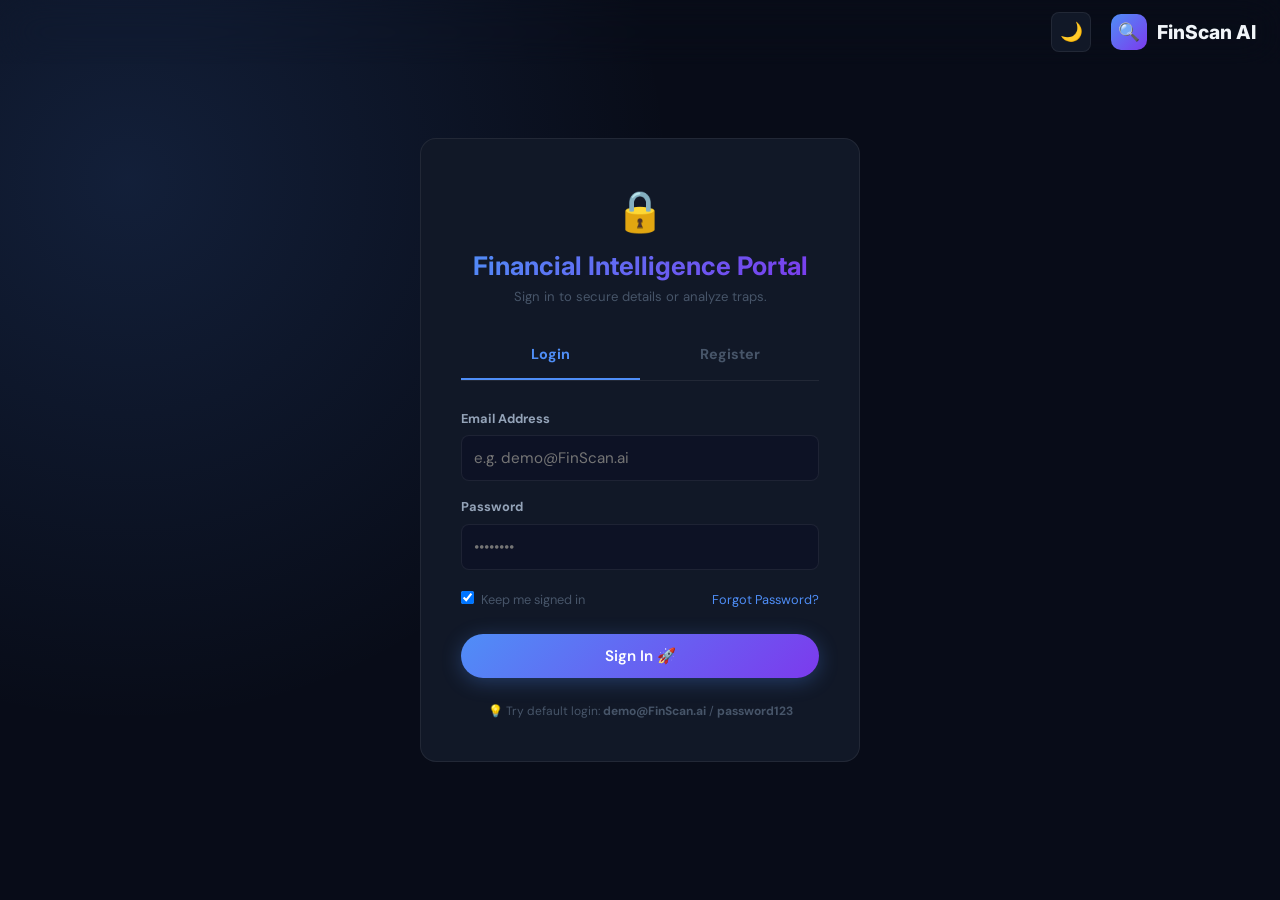
<file: frontend/compare.html>
<!DOCTYPE html>
<html lang="en">
<head>
  <meta charset="UTF-8">
  <meta name="viewport" content="width=device-width, initial-scale=1.0">
  <title id="pageTitle">FinScan AI — Loan Comparison Battle</title>
  <script>
    // Theme Flash Prevention
    (function() {
      const theme = localStorage.getItem('ll_theme') || 'dark';
      document.documentElement.setAttribute('data-theme', theme);
    })();
  </script>
  <script>
    if(!localStorage.getItem('ll_user') && !window.location.search.includes('demo=1')) {
      window.location.href = 'auth.html';
    }
  </script>
  <link rel="stylesheet" href="css/global.css">
  <style>
    .comparison-grid {
      display: grid;
      grid-template-columns: repeat(auto-fit, minmax(280px, 1fr));
      gap: 20px;
      margin-bottom: 32px;
    }
    .loan-battle-card {
      border: 1px solid var(--border);
      background: var(--bg-card);
      border-radius: var(--radius-lg);
      padding: 24px;
      position: relative;
      overflow: hidden;
      transition: all 0.3s;
    }
    .loan-battle-card:hover {
      border-color: var(--blue-glow);
    }
    .loan-battle-card.winner {
      border: 2px solid var(--blue);
      box-shadow: var(--shadow-blue);
    }
    .loan-battle-card.winner::after {
      content: "👑 AI RECOMMENDED";
      position: absolute;
      top: 12px;
      right: 12px;
      font-size: 0.65rem;
      font-weight: 800;
      background: var(--grad-blue);
      color: white;
      padding: 4px 10px;
      border-radius: var(--radius-full);
    }
    .vs-divider {
      text-align: center;
      font-family: 'Inter', sans-serif;
      font-weight: 900;
      color: var(--text-muted);
      font-size: 1.5rem;
      margin: 16px 0;
      display: flex;
      align-items: center;
      justify-content: center;
      gap: 16px;
    }
    .vs-divider::before, .vs-divider::after {
      content: "";
      height: 1px;
      flex-grow: 1;
      background: var(--border);
    }
    .battle-table {
      width: 100%;
      border-collapse: collapse;
      margin-top: 24px;
      background: var(--bg-card);
      border: 1px solid var(--border);
      border-radius: var(--radius-md);
      overflow: hidden;
    }
    .battle-table th, .battle-table td {
      padding: 14px 20px;
      text-align: left;
      border-bottom: 1px solid var(--border);
      font-size: 0.9rem;
    }
    .battle-table th {
      background: var(--bg-secondary);
      font-weight: 700;
      color: var(--text-secondary);
      width: 25%;
    }
    .battle-table td.highlight {
      font-weight: 700;
      color: var(--text-primary);
    }
    .battle-table tr:hover td {
      background: rgba(255,255,255,0.01);
    }
    .upload-box-small {
      border: 2px dashed var(--border-accent);
      border-radius: var(--radius-md);
      padding: 24px;
      text-align: center;
      cursor: pointer;
      background: rgba(0,0,0,0.15);
      transition: all 0.2s;
    }
    .upload-box-small:hover {
      border-color: var(--blue);
      background: var(--blue-glow);
    }
  </style>
</head>
<body>
  <!-- Navbar -->
  <nav class="navbar">
    <div class="nav-brand"><div class="logo-icon">🔍</div>FinScan AI</div>
    <div class="nav-links">
      <a href="index.html">Home</a>
      <a href="dashboard.html">Dashboard</a>
      <a href="simulator.html">Simulator</a>
      <a href="compare.html" class="active">Compare</a>
      <a href="chat.html">AI Chat</a>
    </div>
    <div style="display:flex; align-items:center; gap:16px;">
    <button class="theme-toggle-btn" id="themeToggleBtn" onclick="toggleTheme()" title="Switch Theme">🌙</button>
    <div id="google_translate_element"></div>
    <select class="language-select" aria-label="Language selector">
      <option value="en">English</option>
      <option value="hi">हिन्दी</option>
      <option value="kn">ಕನ್ನಡ</option>
      <option value="ta">தமிழ்</option>
      <option value="te">తెలుగు</option>
      <option value="ml">മലയാളം</option>
      <option value="mr">मराठी</option>
    </select>
    <div id="navCtaArea">
      <button class="nav-cta" onclick="window.location.href='index.html'">New Upload</button>
    </div>
    </div>
</nav>

  <div class="page-wrapper">
    <aside class="sidebar">
      <div class="sidebar-label">Document Intelligence</div>
      <button class="sidebar-item" onclick="window.location.href='dashboard.html'">
        <span class="icon">📊</span> Return Dashboard
      </button>

      <div class="sidebar-label">Comparison Battle</div>
      <button class="sidebar-item active">
        <span class="icon">⚔️</span> <span id="sidebarBattleText">Loan Battle</span>
      </button>
    </aside>

    <main class="main-content">
      <div class="section-header">
        <div>
          <h2 class="grad-text" id="headerTitle">⚔️ Loan Comparison Battle</h2>
          <p style="font-size: 0.9rem; margin-top: 4px;" id="headerDesc">Upload multiple loan offers and let AI dissect cost, safety, and clauses side-by-side.</p>
        </div>
      </div>

      <!-- Battle Selectors / Uploaders -->
      <div class="grid-3" style="margin-bottom: 24px;">
        <div class="card" id="slot-1">
          <h4 style="margin-bottom: 8px;">Document 1 (Primary)</h4>
          <p style="font-size: 0.8rem; color: var(--text-muted); margin-bottom: 12px;" id="slot-1-filename">SBI_Home_Loan_Agreement.pdf</p>
          <div class="badge badge-green">Loaded</div>
        </div>

        <div class="card" id="slot-2">
          <h4 style="margin-bottom: 8px;">Document 2</h4>
          <p style="font-size: 0.8rem; color: var(--text-muted); margin-bottom: 12px;" id="slot-2-filename">No file selected</p>
          <div class="upload-box-small" id="upload-2" onclick="triggerUpload(2)">
            <span style="font-size: 1.2rem;">➕</span>
            <div style="font-size: 0.8rem; font-weight: 700; margin-top: 4px;" id="uploadText2">Upload Loan 2</div>
          </div>
          <input type="file" id="file-2" style="display:none;" onchange="handleComparisonUpload(2)">
        </div>

        <div class="card" id="slot-3">
          <h4 style="margin-bottom: 8px;">Document 3</h4>
          <p style="font-size: 0.8rem; color: var(--text-muted); margin-bottom: 12px;" id="slot-3-filename">No file selected</p>
          <div class="upload-box-small" id="upload-3" onclick="triggerUpload(3)">
            <span style="font-size: 1.2rem;">➕</span>
            <div style="font-size: 0.8rem; font-weight: 700; margin-top: 4px;" id="uploadText3">Upload Loan 3</div>
          </div>
          <input type="file" id="file-3" style="display:none;" onchange="handleComparisonUpload(3)">
        </div>
      </div>

      <div style="margin-bottom: 32px; text-align: center;" id="battleTriggerWrap">
        <button class="btn btn-primary" onclick="initiateBattle()" id="battleBtn" style="padding: 14px 48px; font-size: 1rem;">⚔️ Initiate AI Battle ⚔️</button>
      </div>

      <div id="battleOutput" style="display: none;">
        <div class="vs-divider" id="vsDivider">LOAN BATTLE DECISION</div>

        <!-- AI Recommendation Verdict Cards -->
        <div class="comparison-grid" id="verdictGrid">
          <!-- Populated dynamically -->
        </div>

        <!-- Comparative Specs Table -->
        <div class="card" style="margin-bottom: 32px;">
          <h3 class="card-title">⚖️ Side-by-Side Specifications Table</h3>
          <table class="battle-table" id="battleTable">
            <thead>
              <tr id="tableHeaderRow">
                <th>Metric Category</th>
                <!-- Loan names populated dynamically -->
              </tr>
            </thead>
            <tbody id="tableBody">
              <!-- Spec entries dynamically loaded -->
            </tbody>
          </table>
        </div>

        <!-- Negotiation Strategies -->
        <div class="grid-2">
          <div class="card">
            <h3 class="card-title" style="color: var(--green); margin-bottom: 16px;">🛡️ AI Negotiation Leverage Strategies</h3>
            <ul id="negStrategies" style="font-size: 0.88rem; color: var(--text-secondary); padding-left: 20px; display: flex; flex-direction: column; gap: 8px;">
              <li>Ask Lender 1 to match the processing fees offered by Lender 2 to save up to ₹7,500.</li>
              <li>Ask Lender 2 if their unilateral margin revision clause can be capped at 1% annually.</li>
            </ul>
          </div>
          <div class="card">
            <h3 class="card-title" style="color: var(--amber); margin-bottom: 16px;">🔍 Strategic Risk Divergences</h3>
            <p style="font-size: 0.88rem; color: var(--text-secondary); line-height: 1.6;" id="riskDivergences">
              Lender 1 relies on floating rate structures which are vulnerable to macroeconomic policy revisions, but enforces lighter prepayment penalties. Lender 2 offers fixed terms but implements aggressive 2% exit foreclosure fees.
            </p>
          </div>
        </div>
      </div>

      <!-- Demo Battle Mock (Shown immediately in demo mode) -->
      <div id="demoBattleNotice" class="card" style="margin-top: 32px; background: rgba(79, 142, 247, 0.05); text-align: center; border: 1px dashed var(--blue);">
        <div style="font-size: 2.5rem; margin-bottom: 8px;">💡</div>
        <h3>Comparison Demo Active</h3>
        <p style="font-size: 0.85rem; color: var(--text-muted); max-width: 480px; margin: 6px auto 16px;" id="demoBattleText">
          We loaded default home loan agreements. Click the 'Initiate AI Battle' button to see how the side-by-side dissection and recommendation ledger works.
        </p>
      </div>

    </main>
  </div>

  <div class="toast-container" id="toastBox"></div>

  <script>
    const API = window.location.origin.includes('localhost') || window.location.origin.includes('127.0.0.1') || window.location.origin === 'null' || window.location.protocol === 'file:' ? 'http://localhost:5000' : '';
    let loadedDocs = [];

    // User profile indicator binding
    const user = JSON.parse(localStorage.getItem('ll_user') || 'null');
    if(user) {
      document.getElementById('navCtaArea').innerHTML = `
        <span style="font-size:0.85rem; font-weight:700; color:var(--text-secondary); margin-right:12px;">👤 Hi, ${user.name}</span>
        <button class="nav-cta" style="background:var(--red-glow); color:var(--red); border-color:transparent;" onclick="logout()">Logout</button>
      `;
    }

    function logout() {
      localStorage.removeItem('ll_user');
      window.location.href = 'index.html';
    }
    
    // Initialise slots based on active document from dashboard
    let activeDocId = localStorage.getItem('ll_active_doc_id') || "";
    let activeFilename = localStorage.getItem('ll_filename') || "SBI_Home_Loan_Agreement.pdf";
    
    if(activeDocId) {
      loadedDocs.push(activeDocId);
      window.addEventListener('DOMContentLoaded', () => {
        const filenameEl = document.getElementById('slot-1-filename');
        if (filenameEl) {
          filenameEl.textContent = activeFilename;
        }
      });
    }

    function triggerUpload(slotNum) {
      document.getElementById('file-' + slotNum).click();
    }

    async function handleComparisonUpload(slotNum) {
      const fileEl = document.getElementById('file-' + slotNum);
      if(!fileEl.files.length) return;
      
      const file = fileEl.files[0];
      const formData = new FormData();
      formData.append('file', file);
      
      toast(`⏳ Uploading file ${file.name}...`, 'info');
      
      try {
        const res = await fetch(`${API}/api/upload`, {
          method: 'POST',
          body: formData
        });
        const data = await res.json();
        if(!res.ok) throw new Error(data.error || "Upload failed");
        
        // Save doc reference
        loadedDocs.push(data.doc_id);
        
        // Update slot styling
        const filenameLabel = document.getElementById(`slot-${slotNum}-filename`);
        filenameLabel.textContent = file.name;
        
        const uploadBox = document.getElementById(`upload-${slotNum}`);
        uploadBox.style.display = 'none';
        
        const badge = document.createElement('div');
        badge.className = 'badge badge-green';
        badge.textContent = 'Loaded';
        document.getElementById(`slot-${slotNum}`).appendChild(badge);
        
        toast(`✅ File ${file.name} uploaded successfully!`, 'success');
      } catch(e) {
        toast(`❌ ${e.message}`, 'error');
      }
    }

    // Initiate Battle Logic
    async function initiateBattle() {
      // For demo fallback (if only 1 document is uploaded, we inject mock comparison data)
      if(loadedDocs.length < 2) {
        toast("Fallback to Comparison Demo Data active!", "info");
        renderMockBattle();
        return;
      }

      const btn = document.getElementById('battleBtn');
      btn.textContent = "⏳ Simulating Battle Dissections...";
      btn.disabled = true;

      try {
        const res = await fetch(`${API}/api/compare`, {
          method: 'POST',
          headers: { 'Content-Type': 'application/json' },
          body: JSON.stringify({ doc_ids: loadedDocs })
        });
        const data = await res.json();
        if(!res.ok) throw new Error(data.error || "Comparison Battle failed");

        renderBattleResults(data);
        toast("✅ Loan Comparison Battle completed!", "success");

      } catch(e) {
        toast(`❌ ${e.message}`, 'error');
      } finally {
        btn.textContent = "⚔️ Initiate AI Battle ⚔️";
        btn.disabled = false;
      }
    }

    function renderBattleResults(data) {
      document.getElementById('demoBattleNotice').style.display = 'none';
      document.getElementById('battleOutput').style.display = 'block';

      // 1. Verdict Cards
      const verdictGrid = document.getElementById('verdictGrid');
      verdictGrid.innerHTML = '';
      
      const winners = [
        { type: "Cheapest Loan", desc: data.comparison.winner_cheapest.reason, icon: "💰" },
        { type: "Safest Option", desc: data.comparison.winner_safest.reason, icon: "🛡️" },
        { type: "Best Recommendation", desc: data.comparison.winner_overall.reason, icon: "👑", active: true }
      ];

      winners.forEach(w => {
        const card = document.createElement('div');
        card.className = `loan-battle-card ${w.active ? 'winner' : ''}`;
        card.innerHTML = `
          <div style="font-size: 2rem; margin-bottom: 8px;">${w.icon}</div>
          <h3 class="card-title" style="margin-bottom: 8px;">${w.type}</h3>
          <p style="font-size: 0.85rem; color: var(--text-secondary); line-height: 1.5;">${w.desc}</p>
        `;
        verdictGrid.appendChild(card);
      });

      // 2. Specifications Table Header
      const headerRow = document.getElementById('tableHeaderRow');
      headerRow.innerHTML = '<th>Specification Category</th>';
      data.loans.forEach(loan => {
        headerRow.innerHTML += `<th>${loan.filename} (${loan.lender})</th>`;
      });

      // 3. Specifications Table Rows
      const rows = [
        { label: "Loan Type", key: "loan_type" },
        { label: "Principal Amount", key: "amount" },
        { label: "Interest Rate", key: "rate" },
        { label: "Interest Structure", key: "interest_type" },
        { label: "Estimated EMI", key: "emi" },
        { label: "True Total Payout", key: "total_payment", highlighted: true },
        { label: "Risk Score Level", key: "risk_level" },
        { label: "Hidden Traps Count", key: "trap_count", highlighted: true }
      ];

      const body = document.getElementById('tableBody');
      body.innerHTML = '';
      rows.forEach(r => {
        const tr = document.createElement('tr');
        tr.innerHTML = `<th>${r.label}</th>`;
        data.loans.forEach(loan => {
          const val = loan[r.key];
          tr.innerHTML += `<td class="${r.highlighted ? 'highlight' : ''}">${val}</td>`;
        });
        body.appendChild(tr);
      });

      // 4. Negotiation tips
      const tipsList = document.getElementById('negStrategies');
      tipsList.innerHTML = '';
      data.comparison.negotiation_tips.forEach(tip => {
        const li = document.createElement('li');
        li.textContent = tip;
        tipsList.appendChild(li);
      });

      // 5. Divergence summary
      document.getElementById('riskDivergences').textContent = data.comparison.final_verdict;
    }

    function renderMockBattle() {
      // Local mock data simulation
      const mockData = {
        loans: [
          { filename: "Agreement_SBI.pdf", lender: "SBI", loan_type: "Home Loan", amount: "₹50,00,000", rate: "8.5%", interest_type: "Floating (MCLR)", emi: "₹43,391", total_payment: "₹1,04,13,840", risk_level: "Medium Risk (60)", trap_count: 3 },
          { filename: "Offer_HDFC.pdf", lender: "HDFC", loan_type: "Home Loan", amount: "₹50,00,000", rate: "8.25%", interest_type: "Fixed for 3 years", emi: "₹42,603", total_payment: "₹1,02,24,720", risk_level: "High Risk (75)", trap_count: 5 }
        ],
        comparison: {
          winner_cheapest: { reason: "Agreement_SBI.pdf offers lower processing administrative charges, making upfront disbursal ₹12,000 cheaper." },
          winner_safest: { reason: "Offer_HDFC.pdf implements a fixed interest buffer for Year 1-3 shielding borrower from volatile rate revisions." },
          winner_overall: { reason: "Agreement_SBI.pdf offers a better balance between low exit prepayment penalties and overall long-term stability." },
          negotiation_tips: [
            "Request SBI to match HDFC's 8.25% starting interest rates for the initial year.",
            "Ask HDFC to completely remove the 2% foreclosure administrative exit fees after Year 3."
          ],
          final_verdict: "While HDFC is slightly cheaper initially, their high prepayment penalty of 2% is a hidden trap if you plan to refinance. SBI stands out as the overall safer long-term choice."
        }
      };

      renderBattleResults(mockData);
    }

    // Toast Alert
    function toast(msg, type='info') {
      const c = document.getElementById('toastBox');
      const t = document.createElement('div');
      t.className = `toast ${type}`;
      t.textContent = msg;
      c.appendChild(t);
      setTimeout(() => t.remove(), 3500);
    }

    // Initialize Theme Switcher Icon
    function initThemeBtn() {
      const currentTheme = localStorage.getItem('ll_theme') || 'dark';
      const btn = document.getElementById('themeToggleBtn');
      if (btn) {
        btn.textContent = currentTheme === 'light' ? '☀️' : '🌙';
      }
    }

    function toggleTheme() {
      const currentTheme = document.documentElement.getAttribute('data-theme') || 'dark';
      const newTheme = currentTheme === 'light' ? 'dark' : 'light';
      document.documentElement.setAttribute('data-theme', newTheme);
      localStorage.setItem('ll_theme', newTheme);
      
      const btn = document.getElementById('themeToggleBtn');
      if (btn) {
        btn.textContent = newTheme === 'light' ? '☀️' : '🌙';
      }
      
      window.dispatchEvent(new Event('themeChanged'));
      toast(`☀️ Theme switched to ${newTheme} mode!`, 'success');
    }

    function initCompareCategory() {
      try {
        const stored = localStorage.getItem('ll_analysis');
        if (!stored) return;
        const analysis = JSON.parse(stored);
        const docTypeLower = (analysis.core_info?.loan_type || "").toLowerCase();
        
        let prefix = "Loan";
        let suffix = "offers";
        if (docTypeLower.includes("pet") || docTypeLower.includes("animal")) {
          prefix = "Pet Policy"; suffix = "policies";
        } else if (docTypeLower.includes("insurance") || docTypeLower.includes("policy")) {
          prefix = "Insurance"; suffix = "policies";
        } else if (docTypeLower.includes("lease") || docTypeLower.includes("rent")) {
          prefix = "Lease"; suffix = "agreements";
        }

        if(prefix !== "Loan") {
          document.getElementById('pageTitle').textContent = `FinScan AI — ${prefix} Comparison Battle`;
          document.getElementById('sidebarBattleText').textContent = `${prefix} Battle`;
          document.getElementById('headerTitle').innerHTML = `⚔️ ${prefix} Comparison Battle`;
          document.getElementById('headerDesc').textContent = `Upload multiple ${prefix.toLowerCase()} ${suffix} and let AI dissect cost, safety, and clauses side-by-side.`;
          document.getElementById('uploadText2').textContent = `Upload ${prefix} 2`;
          document.getElementById('uploadText3').textContent = `Upload ${prefix} 3`;
          document.getElementById('vsDivider').textContent = `${prefix.toUpperCase()} BATTLE DECISION`;
          
          const demoNotice = document.getElementById('demoBattleText');
          if (demoNotice) {
            demoNotice.textContent = `We loaded default ${prefix.toLowerCase()} ${suffix}. Click the 'Initiate AI Battle' button to see how the side-by-side dissection and recommendation ledger works.`;
          }
        }
      } catch(e) {
        console.error("Error setting compare category:", e);
      }
    }

    initCompareCategory();
    initThemeBtn();
  </script>

<script src="js/language-switcher.js"></script>
<!-- Google Translate Script -->
<script type="text/javascript">
function googleTranslateElementInit() {
  new google.translate.TranslateElement({
    pageLanguage: 'en',
    includedLanguages: 'en,hi,kn,ta,te,ml,mr',
    layout: google.translate.TranslateElement.InlineLayout.SIMPLE,
    autoDisplay: false
  }, 'google_translate_element');
  if (window.onGoogleTranslateReady) window.onGoogleTranslateReady();
}
</script>
<script type="text/javascript" src="https://translate.google.com/translate_a/element.js?cb=googleTranslateElementInit"></script>
</body>
</html>
</file>
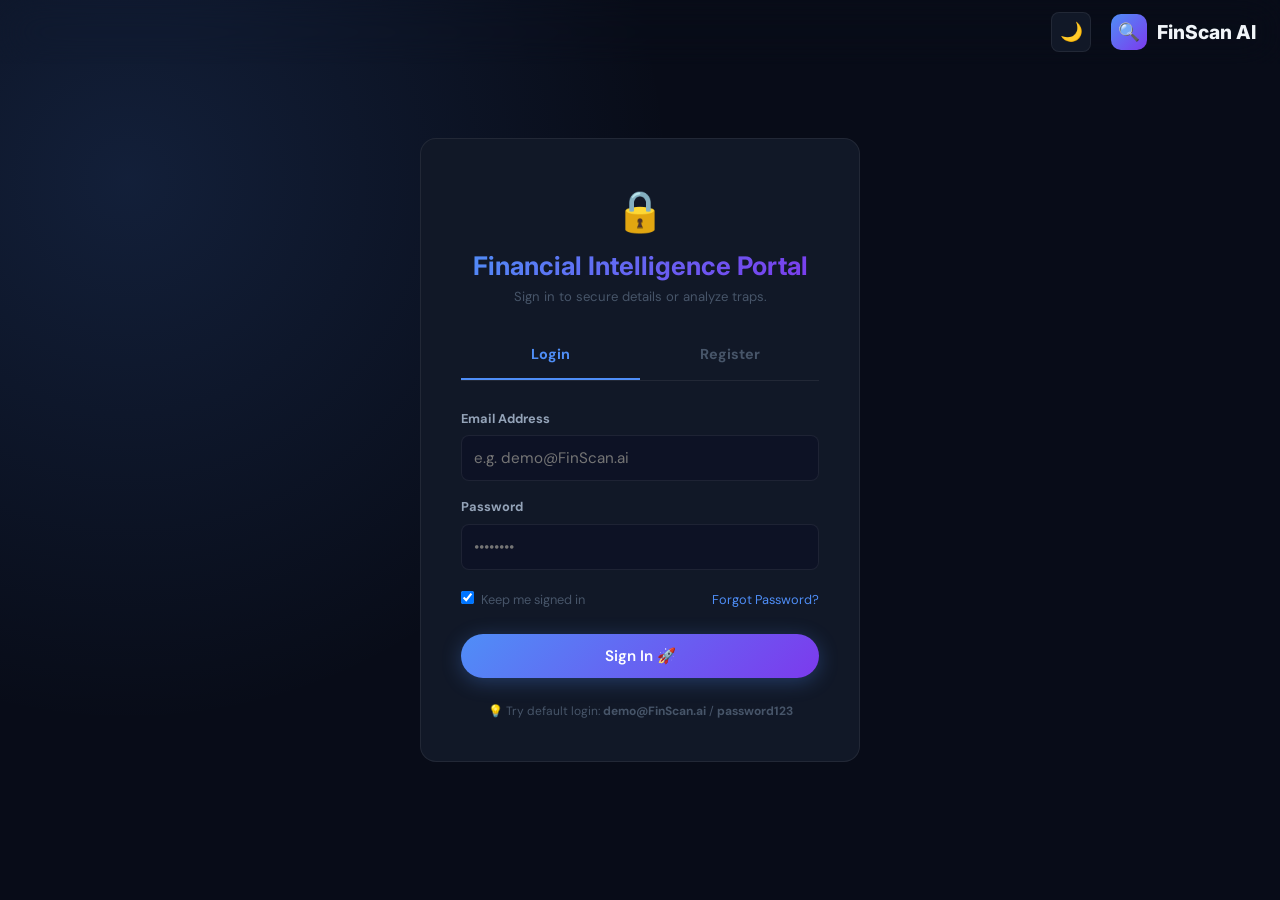
<file: frontend/simulator.html>
﻿<!DOCTYPE html>
<html lang="en">
<head>
  <meta charset="UTF-8">
  <meta name="viewport" content="width=device-width, initial-scale=1.0">
  <title>FinScan AI — What-If Simulator &amp; Stress Detector</title>
  <script>
    // Theme Flash Prevention
    (function() {
      const theme = localStorage.getItem('ll_theme') || 'dark';
      document.documentElement.setAttribute('data-theme', theme);
    })();
  </script>
  <script>
    if(!localStorage.getItem('ll_user') && !window.location.search.includes('demo=1')) {
      window.location.href = 'auth.html';
    }
  </script>
  <link rel="stylesheet" href="css/global.css">
  <style>
    .simulator-layout {
      display: grid;
      grid-template-columns: 1fr 1fr;
      gap: 24px;
    }
    .scenario-btn {
      background: var(--bg-secondary);
      border: 1px solid var(--border);
      color: var(--text-primary);
      padding: 10px 14px;
      border-radius: var(--radius-sm);
      text-align: left;
      font-size: 0.85rem;
      cursor: pointer;
      transition: all 0.2s;
    }
    .scenario-btn:hover {
      border-color: var(--blue);
      background: var(--blue-glow);
    }
    .scenario-grid {
      display: flex;
      flex-direction: column;
      gap: 8px;
      margin-top: 12px;
    }
    .timeline-list {
      position: relative;
      padding-left: 20px;
      border-left: 2px solid var(--border);
      margin-top: 20px;
    }
    .timeline-item {
      position: relative;
      margin-bottom: 20px;
    }
    .timeline-item::before {
      content: "";
      position: absolute;
      left: -27px;
      top: 4px;
      width: 12px;
      height: 12px;
      border-radius: 50%;
      background: var(--border);
      border: 2px solid var(--bg-card);
    }
    .timeline-item.medium::before { background: var(--amber); }
    .timeline-item.high::before { background: var(--orange); }
    .timeline-item.critical::before { background: var(--red); }
    
    .timeline-time {
      font-size: 0.75rem;
      color: var(--text-muted);
      font-weight: 700;
      text-transform: uppercase;
    }
    .timeline-title {
      font-weight: 600;
      font-size: 0.9rem;
      margin-top: 2px;
    }
    .timeline-desc {
      font-size: 0.85rem;
      color: var(--text-secondary);
      margin-top: 4px;
    }
    .month-stress-grid {
      display: grid;
      grid-template-columns: repeat(4, 1fr);
      gap: 10px;
      margin-top: 20px;
    }
    .month-box {
      background: var(--bg-secondary);
      border: 1px solid var(--border);
      border-radius: var(--radius-sm);
      padding: 12px 6px;
      text-align: center;
      transition: all 0.2s;
    }
    .month-box.low { border-left: 3px solid var(--green); }
    .month-box.medium { border-left: 3px solid var(--amber); }
    .month-box.high { border-left: 3px solid var(--red); }
    
    .month-name { font-size: 0.8rem; font-weight: 600; }
    .month-status { font-size: 0.7rem; color: var(--text-muted); text-transform: uppercase; margin-top: 4px; }
  </style>
</head>
<body>
  <!-- Navbar -->
  <nav class="navbar">
    <div class="nav-brand"><div class="logo-icon">🔍</div>FinScan AI</div>
    <div class="nav-links">
      <a href="index.html">Home</a>
      <a href="dashboard.html">Dashboard</a>
      <a href="simulator.html" class="active">Simulator</a>
      <a href="compare.html">Compare</a>
      <a href="chat.html">AI Chat</a>
    </div>
    <div style="display:flex; align-items:center; gap:16px;">
    <button class="theme-toggle-btn" id="themeToggleBtn" onclick="toggleTheme()" title="Switch Theme">🌙</button>
    <div id="google_translate_element"></div>
    <select class="language-select" aria-label="Language selector">
      <option value="en">English</option>
      <option value="hi">हिन्दी</option>
      <option value="kn">ಕನ್ನಡ</option>
      <option value="ta">தமிழ்</option>
      <option value="te">తెలుగు</option>
      <option value="ml">മലയാളം</option>
      <option value="mr">मराठी</option>
    </select>
    <div id="navCtaArea">
      <button class="nav-cta" onclick="window.location.href='index.html'">New Upload</button>
    </div>
    </div>
</nav>

  <div class="page-wrapper">
    <!-- Sidebar -->
    <aside class="sidebar">
      <div class="sidebar-label">Document Intelligence</div>
      <button class="sidebar-item" onclick="window.location.href='dashboard.html'">
        <span class="icon">📊</span> Return Dashboard
      </button>

      <div class="sidebar-label">Simulator Tools</div>
      <button class="sidebar-item active">
        <span class="icon">🔮</span> What-If Simulator
      </button>
      <button class="sidebar-item" onclick="scrollToElement('pressure-detector')">
        <span class="icon">🫀</span> Financial Pressure
      </button>
      <button class="sidebar-item" onclick="scrollToElement('panic-predictor')">
        <span class="icon">📅</span> Panic Predictor
      </button>
    </aside>

    <main class="main-content">
      <div class="section-header">
        <div>
          <h2 class="grad-text">🔮 What-If Financial Simulator</h2>
          <p style="font-size: 0.9rem; margin-top: 4px;">Predict penalties, rate adjustments, and stress scenarios using loan-specific models.</p>
        </div>
      </div>

      <div class="simulator-layout">
        <!-- Input Scenario -->
        <div class="card">
          <h3 class="card-title">✨ Define Scenario</h3>
          <p style="font-size: 0.85rem; color: var(--text-muted); margin-bottom: 16px;">Type a custom scenario or choose a quick template below.</p>
          
          <div style="display: flex; flex-direction: column; gap: 8px;">
            <label style="font-size: 0.8rem; font-weight: 700; color: var(--text-secondary);">Your Scenario</label>
            <input type="text" id="scenarioInput" placeholder="e.g., What if I miss 2 payments?" style="background: var(--bg-secondary); border: 1px solid var(--border); border-radius: var(--radius-sm); padding: 12px; color: white; font-family: inherit; font-size: 0.95rem; width: 100%;">
          </div>

          <div style="margin-top: 16px;">
            <button class="btn btn-primary" style="width: 100%;" id="simulateBtn" onclick="runSimulation()">🔮 Run AI Simulation</button>
          </div>

          <div class="section-divider"></div>

          <label style="font-size: 0.8rem; font-weight: 700; color: var(--text-secondary);">Scenario Templates</label>
          <div class="scenario-grid">
            <button class="scenario-btn" onclick="setTemplate('What if I miss 2 EMI payments?')">🔴 Missed Payments: "What if I miss 2 EMI payments?"</button>
            <button class="scenario-btn" onclick="setTemplate('What happens if I foreclosure/prepay the whole loan in year 5?')">🔄 Foreclosure: "What if I prepay the loan in year 5?"</button>
            <button class="scenario-btn" onclick="setTemplate('What if benchmark rates rise by 2% next year?')">📈 Rate Jump: "What if float rates rise by 2%?"</button>
            <button class="scenario-btn" onclick="setTemplate('Can I request a 3-month EMI holiday?')">🏖️ EMI Holiday: "What if I request a 3-month holiday?"</button>
          </div>
        </div>

        <!-- Simulation Output -->
        <div class="card" id="simulationResult" style="min-height: 400px; display: flex; flex-direction: column; justify-content: center; align-items: center;">
          <div id="simPlaceholder" style="text-align: center;">
            <div style="font-size: 3rem;">🔮</div>
            <h3 style="margin-top: 12px;">Simulation Output</h3>
            <p style="font-size: 0.85rem; color: var(--text-muted); max-width: 250px; margin: 8px auto 0;">Enter a scenario on the left and click 'Run AI Simulation' to calculate results.</p>
          </div>

          <!-- Active Output (Hidden by Default) -->
          <div id="simContent" style="display: none; width: 100%; height: 100%;">
            <div class="badge badge-red" id="simSeverity" style="float: right;">High Impact</div>
            <h3 class="card-title">📈 AI Simulation Ledger</h3>
            <p id="simSummary" style="font-size: 0.9rem; margin-top: 8px; line-height: 1.6; color: var(--text-secondary);">If you miss 2 payments, the immediate impact includes penalty compound accruals alongside negative reportings to bureau databases.</p>

            <div class="stat-grid" style="margin: 20px 0 10px;">
              <div class="stat-card">
                <div class="stat-label">Penalty Incurred</div>
                <div class="stat-value" id="simPenalty" style="font-size: 1.2rem; color: var(--red);">₹4,340</div>
              </div>
              <div class="stat-card">
                <div class="stat-label">Credit Score Impact</div>
                <div class="stat-value" id="simCredit" style="font-size: 1.2rem; color: var(--orange);">-50 to -80 pts</div>
              </div>
              <div class="stat-card">
                <div class="stat-label">Extra Cost</div>
                <div class="stat-value" id="simExtraCost" style="font-size: 1.2rem; color: var(--amber);">₹15,000</div>
              </div>
            </div>

            <h4 style="font-size: 0.9rem; font-weight: 700; color: var(--text-secondary);">📅 Simulation Event Timeline</h4>
            <div class="timeline-list" id="simTimeline">
              <!-- Timeline Items Dynamic -->
            </div>

            <div class="section-divider"></div>
            <h4 style="font-size: 0.85rem; font-weight: 700; color: var(--green); margin-bottom: 8px;">🛡️ AI Safe Path Recommendations</h4>
            <ul id="simAdvice" style="font-size: 0.85rem; color: var(--text-secondary); padding-left: 20px; display: flex; flex-direction: column; gap: 4px;">
              <!-- Advice Dynamic -->
            </ul>
          </div>
        </div>
      </div>

      <div class="section-divider" style="margin: 48px 0 32px;"></div>

      <!-- 2. FINANCIAL PRESSURE DETECTOR -->
      <div class="section-header" id="pressure-detector">
        <div>
          <h2 class="grad-text">🫀 Emotional Financial Pressure Detector</h2>
          <p style="font-size: 0.9rem; margin-top: 4px;">Predict repayment stress, lifestyle impact, and budgeting safe zones based on your monthly cash flow.</p>
        </div>
      </div>

      <div class="simulator-layout">
        <!-- Inputs -->
        <div class="card">
          <h3 class="card-title">📝 Your Household Cash Flow</h3>
          <p style="font-size: 0.85rem; color: var(--text-muted); margin-bottom: 20px;">Provide basic monthly values so AI can run financial pressure tests.</p>

          <div style="display: flex; flex-direction: column; gap: 16px;">
            <div style="display: grid; grid-template-columns: 1fr 1fr 1fr; gap: 16px;">
              <div>
                <label id="labelSalaryField" style="font-size: 0.8rem; font-weight: 700; color: var(--text-secondary); display: block; margin-bottom: 6px;">Monthly Net Salary (₹)</label>
                <input type="number" id="inputSalary" value="120000" style="background: var(--bg-secondary); border: 1px solid var(--border); border-radius: var(--radius-sm); padding: 10px; color: white; width: 100%;">
              </div>
              <div>
                <label id="labelExpensesField" style="font-size: 0.8rem; font-weight: 700; color: var(--text-secondary); display: block; margin-bottom: 6px;">Monthly Expenses (₹)</label>
                <input type="number" id="inputExpenses" value="45000" style="background: var(--bg-secondary); border: 1px solid var(--border); border-radius: var(--radius-sm); padding: 10px; color: white; width: 100%;">
              </div>
              <div>
                <label id="labelCommitmentField" style="font-size: 0.8rem; font-weight: 700; color: var(--text-secondary); display: block; margin-bottom: 6px;">Monthly Commitment (₹)</label>
                <input type="number" id="inputCommitment" value="21700" style="background: var(--bg-secondary); border: 1px solid var(--border); border-radius: var(--radius-sm); padding: 10px; color: white; width: 100%;">
              </div>
            </div>

            <div style="display: grid; grid-template-columns: 1fr 1.5fr; gap: 16px;">
              <div>
                <label id="labelDependentsField" style="font-size: 0.8rem; font-weight: 700; color: var(--text-secondary); display: block; margin-bottom: 6px;">Dependents Count</label>
                <input type="number" id="inputDependents" value="3" style="background: var(--bg-secondary); border: 1px solid var(--border); border-radius: var(--radius-sm); padding: 10px; color: white; width: 100%;">
              </div>
              <div>
                <label id="labelObligationsField" style="font-size: 0.8rem; font-weight: 700; color: var(--text-secondary); display: block; margin-bottom: 6px;">Additional Major Obligations</label>
                <input type="text" id="inputObligations" value="School fees in June, Rent" style="background: var(--bg-secondary); border: 1px solid var(--border); border-radius: var(--radius-sm); padding: 10px; color: white; width: 100%;">
              </div>
            </div>

            <button class="btn btn-primary" onclick="runPressureAnalysis()">🫀 Calculate Stress Index</button>
          </div>
        </div>

        <!-- Output Stress -->
        <div class="card" id="pressureResult">
          <div class="card-header">
            <h3 class="card-title">📊 Repayment Stress Level</h3>
            <span class="badge badge-amber" id="stressLevelBadge">Medium</span>
          </div>

          <div style="display: flex; gap: 24px; align-items: center; margin-bottom: 16px;">
            <div style="font-size: 3.5rem; font-weight: 900; line-height: 1;" class="grad-text-danger" id="stressScoreText">62%</div>
            <div style="font-size: 0.88rem; color: var(--text-secondary);" id="stressVerdict">
              Your debt-to-income balance places you at a medium risk tier. Your savings buffer will buffer normal cashflow variations, but high expenditure months require active planning.
            </div>
          </div>

          <div class="section-divider" style="margin: 16px 0;"></div>

          <h4 style="font-size: 0.85rem; font-weight: 700; color: var(--text-secondary);">📅 Interactive Annual Pressure Calendar</h4>
          <p style="font-size: 0.75rem; color: var(--text-muted); margin-top: 2px;">Predicted seasonal risk periods overlaid against typical Indian household milestones.</p>
          
          <div class="month-stress-grid" id="calendarGrid">
            <!-- Populated dynamically -->
          </div>
        </div>
      </div>

      <div class="section-divider" style="margin: 48px 0 32px;"></div>
 
      <!-- 3. DEADLINE PANIC PREDICTOR -->
      <div class="section-header" id="panic-predictor">
        <div>
          <h2 class="grad-text">📅 Deadline Panic Predictor</h2>
          <p style="font-size: 0.9rem; margin-top: 4px;">Long-term timeline forecasting showing exact intersections of EMI milestones and external life events.</p>
        </div>
      </div>

      <div class="simulator-layout">
        <!-- Inputs -->
        <div class="card">
          <h3 class="card-title">📝 Loan Timeline Inputs</h3>
          <p style="font-size: 0.85rem; color: var(--text-muted); margin-bottom: 20px;">Input loan start and income values to predict seasonal threat intersections.</p>

          <div style="display: flex; flex-direction: column; gap: 16px;">
            <div>
              <label id="labelStartDateField" style="font-size: 0.8rem; font-weight: 700; color: var(--text-secondary); display: block; margin-bottom: 6px;">Loan Start Date</label>
              <input type="date" id="inputStartDate" value="2026-05-18" style="background: var(--bg-secondary); border: 1px solid var(--border); border-radius: var(--radius-sm); padding: 10px; color: white; width: 100%;">
            </div>
            <div>
              <label id="labelPanicSalaryField" style="font-size: 0.8rem; font-weight: 700; color: var(--text-secondary); display: block; margin-bottom: 6px;">Monthly Income / Salary (₹)</label>
              <input type="number" id="inputPanicSalary" value="120000" style="background: var(--bg-secondary); border: 1px solid var(--border); border-radius: var(--radius-sm); padding: 10px; color: white; width: 100%;">
            </div>

            <button class="btn btn-primary" id="panicPredictBtn" onclick="runDeadlinePanicPredictor()">📅 Predict Panic Milestones</button>
          </div>
        </div>

        <!-- Output Forecast & Warnings -->
        <div class="card">
          <h3 class="card-title" style="margin-bottom: 16px;">🔍 5-Year Milestone Intersections &amp; Advisory</h3>
          
          <div class="stat-grid" style="grid-template-columns: 1fr 1fr 1fr; margin-bottom: 24px;">
            <div class="stat-card safe">
              <div class="stat-label">Safe Buffer Years</div>
              <div class="stat-value" id="forecastEasyYears">Years 1 &amp; 2</div>
              <div class="stat-note">Regular cash flow matching</div>
            </div>
            <div class="stat-card danger">
              <div class="stat-label">Vulnerable Growth Zone</div>
              <div class="stat-value" id="forecastChallengingYears">Year 3</div>
              <div class="stat-note">Refinancing review period</div>
            </div>
            <div class="stat-card">
              <div class="stat-label">Outpace Forecast</div>
              <div class="stat-value">Year 5+</div>
              <div class="stat-note" id="forecastReason">EMI stress shrinks as income grows</div>
            </div>
          </div>

          <h4 style="font-size: 0.9rem; font-weight: 700; color: var(--text-secondary); margin-bottom: 12px;">Timeline Warnings &amp; Smart Reserves Advice</h4>
          <div id="deadlineWarnings" style="display: flex; flex-direction: column; gap: 12px;">
            <div class="trap-card severity-high" style="margin-bottom: 0;">
              <div class="trap-title"><span class="badge badge-orange">High Concern</span> Season: June 2027</div>
              <div class="trap-plain">School admission fees coincide with standard quarterly rate spread conversions. Anticipated extra cash outlay: ₹15,000.</div>
              <div class="trap-advice" style="margin-top: 6px;">🛡️ Safe Reserve: Save ₹5,000 extra per month beginning March 2027 to cover school costs easily.</div>
            </div>
          </div>

          <div class="section-divider" style="margin: 16px 0;"></div>
          <h4 style="font-size: 0.85rem; font-weight: 700; color: var(--green); margin-bottom: 8px;">🛡️ AI Strategic Smart Tip</h4>
          <div style="font-size: 0.85rem; color: var(--text-secondary); line-height: 1.4;" id="panicSmartTip">
            Save up to 3x of your monthly EMI as a ring-fenced emergency buffer reserve before accepting MCLR floating rate agreements.
          </div>
        </div>
      </div>

    </main>
  </div>

  <div class="toast-container" id="toastBox"></div>

  <script>
    const API = window.location.origin.includes('localhost') || window.location.origin.includes('127.0.0.1') || window.location.origin === 'null' || window.location.protocol === 'file:' ? 'http://localhost:5000' : '';
    const MOCK_ANALYSIS = {
      "success": true,
      "doc_id": "demo-doc-123",
      "filename": "SBI_Home_Loan_Agreement.pdf",
      "core_info": {
        "loan_type": "Home Loan",
        "lender_name": "State Bank of India",
        "borrower_name": "Rohan Sharma",
        "loan_amount": "₹50,00,000",
        "loan_amount_numeric": 5000000,
        "interest_rate": "8.5% p.a.",
        "interest_rate_numeric": 8.5,
        "interest_type": "Floating (linked to MCLR)",
        "tenure": "20 years",
        "tenure_months": 240,
        "emi_amount": "₹43,391",
        "emi_numeric": 43391,
        "processing_fee": "₹10,000 (0.2%)",
        "document_date": "18 May 2026",
        "summary": "This home loan features a standard principal repayment structure.",
        "document_quality": "Clear"
      }
    };

    let docId = localStorage.getItem('ll_active_doc_id') || "demo-doc-123";

    // Load active analysis to make simulator dynamic and category-aware!
    let activeAnalysis = null;
    let category = "Loan"; // Default
    try {
      const stored = localStorage.getItem('ll_analysis');
      if (stored) {
        activeAnalysis = JSON.parse(stored);
        if (!activeAnalysis || !activeAnalysis.core_info) {
          activeAnalysis = MOCK_ANALYSIS;
        }
      } else {
        activeAnalysis = MOCK_ANALYSIS;
      }
      
      const typeLower = String(activeAnalysis.core_info?.loan_type || "").toLowerCase();
      if (typeLower.includes("pet") || typeLower.includes("animal")) {
        category = "Pet";
      } else if (typeLower.includes("insurance") || typeLower.includes("policy")) {
        category = "Insurance";
      } else if (typeLower.includes("lease") || typeLower.includes("rent") || typeLower.includes("rental")) {
        category = "Lease";
      }
    } catch(e) {
      console.log("Error loading active analysis for simulator, using mock:", e);
      activeAnalysis = MOCK_ANALYSIS;
    }

    // User profile indicator binding
    const user = JSON.parse(localStorage.getItem('ll_user') || 'null');
    if(user) {
      document.getElementById('navCtaArea').innerHTML = `
        <span style="font-size:0.85rem; font-weight:700; color:var(--text-secondary); margin-right:12px;">👤 Hi, ${user.name}</span>
        <button class="nav-cta" style="background:var(--red-glow); color:var(--red); border-color:transparent;" onclick="logout()">Logout</button>
      `;
    }

    function logout() {
      localStorage.removeItem('ll_user');
      window.location.href = 'index.html';
    }

    // Set scenario from templates
    function setTemplate(txt) {
      document.getElementById('scenarioInput').value = txt;
    }

    function scrollToElement(id) {
      const el = document.getElementById(id);
      if(el) el.scrollIntoView({ behavior: 'smooth' });
    }

    // ── What-If Simulator Action ────────────────────────
    async function runSimulation() {
      const scenario = document.getElementById('scenarioInput').value.trim();
      if(!scenario) {
        toast("Please type a scenario or select a template!", "error");
        return;
      }

      const commitment = parseFloat(document.getElementById('inputCommitment').value) || 0;
      const btn = document.getElementById('simulateBtn');
      btn.textContent = "⏳ Calculating AI Simulation...";
      btn.disabled = true;

      try {
        const res = await fetch(`${API}/api/simulate/whatif`, {
          method: 'POST',
          headers: { 'Content-Type': 'application/json' },
          body: JSON.stringify({ doc_id: docId, scenario: scenario, commitment: commitment })
        });
        const data = await res.json();
        
        if(!res.ok) throw new Error(data.error || "Simulation failed");

        // Display results
        document.getElementById('simPlaceholder').style.display = 'none';
        const content = document.getElementById('simContent');
        content.style.display = 'block';

        document.getElementById('simSeverity').textContent = data.severity_level + " Impact";
        document.getElementById('simSummary').textContent = data.plain_summary;
        
        // Stats
        document.getElementById('simPenalty').textContent = data.immediate_impact.penalty_amount;
        document.getElementById('simCredit').textContent = data.credit_score_impact;
        document.getElementById('simExtraCost').textContent = data.total_extra_payment;

        // Timeline
        const timeline = document.getElementById('simTimeline');
        timeline.innerHTML = '';
        data.timeline_effects.forEach(item => {
          const div = document.createElement('div');
          div.className = `timeline-item ${item.severity.toLowerCase()}`;
          div.innerHTML = `
            <div class="timeline-time">Month ${item.month}</div>
            <div class="timeline-title">${item.event}</div>
            <div class="timeline-desc">Cost: ${item.cost} &bull; Severity: ${item.severity.toUpperCase()}</div>
          `;
          timeline.appendChild(div);
        });

        // Advice
        const advice = document.getElementById('simAdvice');
        advice.innerHTML = '';
        data.advice.forEach(adv => {
          const li = document.createElement('li');
          li.textContent = adv;
          advice.appendChild(li);
        });

        toast("✅ Simulation computed successfully!", "success");

      } catch(e) {
        toast("❌ " + e.message, "error");
      } finally {
        btn.textContent = "🔮 Run AI Simulation";
        btn.disabled = false;
      }
    }

    // ── Pressure Analysis Action ────────────────────────
    async function runPressureAnalysis() {
      const salary = parseFloat(document.getElementById('inputSalary').value);
      const expenses = parseFloat(document.getElementById('inputExpenses').value);
      const commitment = parseFloat(document.getElementById('inputCommitment').value);
      const dependents = parseInt(document.getElementById('inputDependents').value);
      const obligations = document.getElementById('inputObligations').value;

      try {
        const res = await fetch(`${API}/api/simulate/pressure`, {
          method: 'POST',
          headers: { 'Content-Type': 'application/json' },
          body: JSON.stringify({
            doc_id: docId,
            salary: salary,
            expenses: expenses,
            commitment: commitment,
            family_size: dependents,
            obligations: obligations
          })
        });
        const data = await res.json();
        if(!res.ok) throw new Error(data.error || "Stress calculation failed");

        // Display results
        document.getElementById('stressLevelBadge').textContent = data.stress_level;
        document.getElementById('stressScoreText').textContent = data.stress_score + "%";
        document.getElementById('stressVerdict').textContent = data.verdict;

        if(data.stress_level.toLowerCase().includes('high') || data.stress_level.toLowerCase().includes('critical')) {
          document.getElementById('stressLevelBadge').className = "badge badge-red";
        } else if(data.stress_level.toLowerCase().includes('medium')) {
          document.getElementById('stressLevelBadge').className = "badge badge-amber";
        } else {
          document.getElementById('stressLevelBadge').className = "badge badge-green";
        }

        // Calendar Grid
        const grid = document.getElementById('calendarGrid');
        grid.innerHTML = '';
        data.monthly_calendar.forEach(cal => {
          const div = document.createElement('div');
          const stressClass = cal.stress.toLowerCase();
          div.className = `month-box ${stressClass}`;
          div.innerHTML = `
            <div class="month-name">${cal.month}</div>
            <div class="month-status" style="color: ${stressClass === 'high' ? 'var(--red)' : stressClass === 'medium' ? 'var(--amber)' : 'var(--green)'};">${cal.stress}</div>
            <div style="font-size: 0.65rem; color: var(--text-muted); margin-top: 4px; line-height: 1.1;">${cal.note}</div>
          `;
          grid.appendChild(div);
        });

        toast("✅ Stress levels recalculated!", "success");

      } catch(e) {
        toast("❌ " + e.message, "error");
      }
    }

    // Populate Initial Mock Calendar Out-of-the-Box
    const initialCal = [
      { month: "January", stress: "Low", note: "Normal spending" },
      { month: "February", stress: "Low", note: "Normal spending" },
      { month: "March", stress: "High", note: "Tax filing season" },
      { month: "April", stress: "Medium", note: "Standard reserves" },
      { month: "May", stress: "Medium", note: "Vacation outlay" },
      { month: "June", stress: "High", note: "School fees impact" },
      { month: "July", stress: "Medium", note: "Normal spending" },
      { month: "August", stress: "Low", note: "Normal spending" },
      { month: "September", stress: "Medium", note: "Festival preps" },
      { month: "October", stress: "High", note: "Diwali purchases" },
      { month: "November", stress: "Medium", note: "Post-festival bill" },
      { month: "December", stress: "High", note: "Holiday spending" }
    ];

    const grid = document.getElementById('calendarGrid');
    initialCal.forEach(cal => {
      const div = document.createElement('div');
      const stressClass = cal.stress.toLowerCase();
      div.className = `month-box ${stressClass}`;
      div.innerHTML = `
        <div class="month-name">${cal.month}</div>
        <div class="month-status" style="color: ${stressClass === 'high' ? 'var(--red)' : stressClass === 'medium' ? 'var(--amber)' : 'var(--green)'};">${cal.stress}</div>
        <div style="font-size: 0.65rem; color: var(--text-muted); margin-top: 4px; line-height: 1.1;">${cal.note}</div>
      `;
      grid.appendChild(div);
    });

    // ── Deadline Panic Predictor Action ─────────────────
    async function runDeadlinePanicPredictor() {
      const startDate = document.getElementById('inputStartDate').value;
      const salary = parseFloat(document.getElementById('inputPanicSalary').value) || 50000;
      const commitment = parseFloat(document.getElementById('inputCommitment').value) || 0;

      const btn = document.getElementById('panicPredictBtn');
      btn.textContent = "⏳ Predicting Timelines...";
      btn.disabled = true;

      try {
        const res = await fetch(`${API}/api/simulate/deadline`, {
          method: 'POST',
          headers: { 'Content-Type': 'application/json' },
          body: JSON.stringify({
            doc_id: docId,
            start_date: startDate,
            salary: salary,
            commitment: commitment
          })
        });
        const data = await res.json();
        if(!res.ok) throw new Error(data.error || "Milestone prediction failed");

        // Update forecast stats
        document.getElementById('forecastEasyYears').textContent = "Years " + data["5_year_forecast"].easy_years.join(" & ");
        document.getElementById('forecastChallengingYears').textContent = "Years " + data["5_year_forecast"].challenging_years.join(" & ");
        document.getElementById('forecastReason').textContent = data["5_year_forecast"].reason;

        // Warnings list
        const container = document.getElementById('deadlineWarnings');
        container.innerHTML = '';
        
        // Render Panic Periods
        data.panic_periods.forEach(panic => {
          const card = document.createElement('div');
          card.className = "trap-card severity-high";
          card.style.marginBottom = "0";
          card.innerHTML = `
            <div class="trap-title"><span class="badge badge-orange">${panic.risk_level} Concern</span> Season: ${panic.period}</div>
            <div class="trap-plain">${panic.reason} Anticipated extra cost: ${panic.estimated_shortfall}.</div>
            <div class="trap-advice" style="margin-top: 6px;">🛡️ Actionable Tip: ${panic.advice}</div>
          `;
          container.appendChild(card);
        });

        // Render Milestones
        data.upcoming_milestones.forEach(mile => {
          const card = document.createElement('div');
          card.className = "trap-card severity-low";
          card.style.marginBottom = "0";
          card.innerHTML = `
            <div class="trap-title"><span class="badge badge-green">Milestone</span> Target Date: ${mile.date}</div>
            <div class="trap-plain">${mile.event} &bull; Cumulative impact: ${mile.financial_note}</div>
          `;
          container.appendChild(card);
        });

        // Smart Tip
        document.getElementById('panicSmartTip').textContent = data.smart_tip;

        toast("✅ Milestone panic roadmap computed!", "success");

      } catch(e) {
        toast("❌ " + e.message, "error");
      } finally {
        btn.textContent = "📅 Predict Panic Milestones";
        btn.disabled = false;
      }
    }

    // Toast Alert
    function toast(msg, type='info') {
      const c = document.getElementById('toastBox');
      const t = document.createElement('div');
      t.className = `toast ${type}`;
      t.textContent = msg;
      c.appendChild(t);
      setTimeout(() => t.remove(), 3500);
    }

    // Dynamic UI Category Normalizer Function
    function initSimulatorCategory() {
      const templatesContainer = document.querySelector('.scenario-grid');
      let templates = [];
      
      let commitmentVal = 0;
      if (activeAnalysis && activeAnalysis.core_info) {
        commitmentVal = activeAnalysis.core_info.emi_numeric || parseFloat(String(activeAnalysis.core_info.emi_amount || "").replace(/[^\d.]/g, '')) || 0;
      }

      if (category === "Pet") {
        document.querySelector('h2.grad-text').textContent = "🔮 What-If Pet Policy Simulator";
        document.querySelector('.section-header p').textContent = "Predict premium revisions, claim co-pays, and exclusion disputes using pet insurance models.";
        
        templates = [
          "What if my pet undergoes emergency hip replacement surgery?",
          "What happens if I forget to disclose a past vaccination delay?",
          "What if the provider raises the monthly premium by 25% next year?",
          "Can I request a zero-deductible rider upgrade next month?"
        ];
        
        document.querySelector('h3.card-title').textContent = "📝 Your Pet Care Budget";
        document.getElementById('labelSalaryField').textContent = "Monthly Household Income (₹)";
        document.getElementById('labelExpensesField').textContent = "Monthly General Expenses (₹)";
        document.getElementById('labelCommitmentField').textContent = "Monthly Pet Premium (₹)";
        document.getElementById('inputCommitment').value = commitmentVal || 1250;
        document.getElementById('labelDependentsField').textContent = "Count of Pets Insured";
        document.getElementById('labelObligationsField').textContent = "Other Pet Care Obligations (Food, Vet)";
        document.getElementById('inputObligations').value = "Annual vaccines, Special diet kibble";
        
        document.querySelectorAll('h2.grad-text')[2].textContent = "📅 Policy Deadline & Renewal Predictor";
        document.querySelectorAll('.section-header p')[2].textContent = "Timeline forecasting showing exact intersections of premium renewals and vet checkup deadlines.";
        document.querySelectorAll('h3.card-title')[2].textContent = "📝 Pet Policy Timeline Inputs";
        document.getElementById('labelStartDateField').textContent = "Policy Registration Date";
        document.getElementById('labelPanicSalaryField').textContent = "Monthly Household Income (₹)";
        document.getElementById('forecastReason').textContent = "Premium hikes balance out as household pet medical savings pool matures";
        
      } else if (category === "Insurance") {
        document.querySelector('h2.grad-text').textContent = "🔮 What-If Insurance Policy Simulator";
        document.querySelector('.section-header p').textContent = "Predict premium revisions, co-pay exposures, and claim rejection risks using insurance-specific models.";
        
        templates = [
          "What if I undergo a specialized surgery bill of ₹3,0,000?",
          "What happens if my medical treatment is at a non-network hospital?",
          "What if I miss paying my annual premium by 2 weeks?",
          "Can I request a waiver of the 36-month pre-existing waiting period?"
        ];
        
        document.querySelector('h3.card-title').textContent = "📝 Your Insurance Budget";
        document.getElementById('labelSalaryField').textContent = "Monthly Household Income (₹)";
        document.getElementById('labelExpensesField').textContent = "Monthly Basic Expenses (₹)";
        document.getElementById('labelCommitmentField').textContent = "Monthly Premium Share (₹)";
        document.getElementById('inputCommitment').value = commitmentVal || 708;
        document.getElementById('labelDependentsField').textContent = "Family Members Covered";
        document.getElementById('labelObligationsField').textContent = "Other Health Add-ons / Obligations";
        document.getElementById('inputObligations').value = "Annual wellness health checkups";
        
        document.querySelectorAll('h2.grad-text')[2].textContent = "📅 Policy Deadline & Renewal Predictor";
        document.querySelectorAll('.section-header p')[2].textContent = "Timeline forecasting showing exact intersections of premium renewals and standard tax/medical events.";
        document.querySelectorAll('h3.card-title')[2].textContent = "📝 Insurance Policy Timeline Inputs";
        document.getElementById('labelStartDateField').textContent = "Policy Inception Date";
        document.getElementById('labelPanicSalaryField').textContent = "Monthly Household Income (₹)";
        document.getElementById('forecastReason').textContent = "Premium stability strengthens as waiting periods for exclusions expire";
 
      } else if (category === "Lease") {
        document.querySelector('h2.grad-text').textContent = "🔮 What-If Lease Simulator";
        document.querySelector('.section-header p').textContent = "Predict deposit deductions, rental hikes, and eviction pressures using tenant-specific models.";
        
        templates = [
          "What if I need to terminate the lease early in month 6?",
          "What happens if the landlord repaints the premises using my deposit?",
          "What if I am late paying the rent by 5 days?",
          "Can I request a waiver of the automatic 12% rent escalation?"
        ];
        
        document.querySelector('h3.card-title').textContent = "📝 Your Rental Household Budget";
        document.getElementById('labelSalaryField').textContent = "Monthly Net Salary (₹)";
        document.getElementById('labelExpensesField').textContent = "Monthly Household Expenses (₹)";
        document.getElementById('labelCommitmentField').textContent = "Monthly Rent (₹)";
        document.getElementById('inputCommitment').value = commitmentVal || 22000;
        document.getElementById('labelDependentsField').textContent = "Co-tenants Count";
        document.getElementById('labelObligationsField').textContent = "Additional Rental Obligations (Society, Water)";
        document.getElementById('inputObligations').value = "Quarterly society maintenance, Electricity bills";
        
        document.querySelectorAll('h2.grad-text')[2].textContent = "📅 Lease Eviction & Milestone Predictor";
        document.querySelectorAll('.section-header p')[2].textContent = "Timeline forecasting showing exact intersections of lease renewal spikes and quarterly relocation events.";
        document.querySelectorAll('h3.card-title')[2].textContent = "📝 Lease Timeline Inputs";
        document.getElementById('labelStartDateField').textContent = "Lease Start Date";
        document.getElementById('labelPanicSalaryField').textContent = "Monthly Net Income (₹)";
        document.getElementById('forecastReason').textContent = "Relocation stress declines as stability with the landlord is established";
 
      } else {
        templates = [
          "What if I miss 2 EMI payments?",
          "What happens if I foreclosure/prepay the whole loan in year 5?",
          "What if float interest rates rise by 2% next year?",
          "Can I request a 3-month EMI holiday?"
        ];
        document.getElementById('labelSalaryField').textContent = "Monthly Net Salary (₹)";
        document.getElementById('labelExpensesField').textContent = "Monthly Expenses (₹)";
        document.getElementById('labelCommitmentField').textContent = "Monthly Loan EMI (₹)";
        document.getElementById('inputCommitment').value = commitmentVal || 21700;
        document.getElementById('labelDependentsField').textContent = "Dependents Count";
        document.getElementById('labelObligationsField').textContent = "Additional Major Obligations";
        
        document.querySelectorAll('h2.grad-text')[2].textContent = "📅 Deadline Panic Predictor";
        document.querySelectorAll('.section-header p')[2].textContent = "Long-term timeline forecasting showing exact intersections of EMI milestones and external life events.";
        document.querySelectorAll('h3.card-title')[2].textContent = "📝 Loan Timeline Inputs";
        document.getElementById('labelStartDateField').textContent = "Loan Start Date";
        document.getElementById('labelPanicSalaryField').textContent = "Monthly Income / Salary (₹)";
      }
      
      if (templates.length > 0 && templatesContainer) {
        templatesContainer.innerHTML = '';
        templates.forEach(t => {
          const btn = document.createElement('button');
          btn.className = 'scenario-btn';
          btn.onclick = () => setTemplate(t);
          
          let emoji = "🔮";
          if (t.toLowerCase().includes("miss") || t.toLowerCase().includes("late")) emoji = "🔴";
          else if (t.toLowerCase().includes("prepay") || t.toLowerCase().includes("terminate") || t.toLowerCase().includes("surgery")) emoji = "🔄";
          else if (t.toLowerCase().includes("rate") || t.toLowerCase().includes("premium") || t.toLowerCase().includes("repaint")) emoji = "📈";
          else if (t.toLowerCase().includes("holiday") || t.toLowerCase().includes("waiver")) emoji = "🛡️";
          
          btn.textContent = `${emoji} ${t}`;
          templatesContainer.appendChild(btn);
        });
      }
    }

    // Initialize Theme Switcher Icon
    function initThemeBtn() {
      const currentTheme = localStorage.getItem('ll_theme') || 'dark';
      const btn = document.getElementById('themeToggleBtn');
      if (btn) {
        btn.textContent = currentTheme === 'light' ? '☀️' : '🌙';
      }
    }

    function toggleTheme() {
      const currentTheme = document.documentElement.getAttribute('data-theme') || 'dark';
      const newTheme = currentTheme === 'light' ? 'dark' : 'light';
      document.documentElement.setAttribute('data-theme', newTheme);
      localStorage.setItem('ll_theme', newTheme);
      
      const btn = document.getElementById('themeToggleBtn');
      if (btn) {
        btn.textContent = newTheme === 'light' ? '☀️' : '🌙';
      }
      
      window.dispatchEvent(new Event('themeChanged'));
      toast(`☀️ Theme switched to ${newTheme} mode!`, 'success');
    }

    initSimulatorCategory();
    initThemeBtn();
  </script>

<script src="js/language-switcher.js"></script>
<!-- Google Translate Script -->
<script type="text/javascript">
function googleTranslateElementInit() {
  new google.translate.TranslateElement({
    pageLanguage: 'en',
    includedLanguages: 'en,hi,kn,ta,te,ml,mr',
    layout: google.translate.TranslateElement.InlineLayout.SIMPLE,
    autoDisplay: false
  }, 'google_translate_element');
  if (window.onGoogleTranslateReady) window.onGoogleTranslateReady();
}
</script>
<script type="text/javascript" src="https://translate.google.com/translate_a/element.js?cb=googleTranslateElementInit"></script>
</body>
</html>
</file>
<file: frontend/css/global.css>
﻿/* ============================================================
   FinScan AI — Global Design System
   ============================================================ */

@import url('https://fonts.googleapis.com/css2?family=Inter:wght@300;400;500;600;700;800;900&family=DM+Sans:wght@300;400;500;600;700&family=JetBrains+Mono:wght@400;500&display=swap');

/* ── CSS Variables ─────────────────────────────────────── */
:root {
  /* Base Colors */
  --bg-primary:     #080C18;
  --bg-secondary:   #0D1225;
  --bg-card:        #111827;
  --bg-card-hover:  #162035;
  --bg-glass:       rgba(17, 24, 39, 0.7);

  /* Accent Colors */
  --blue:           #4F8EF7;
  --blue-dark:      #2563EB;
  --blue-glow:      rgba(79, 142, 247, 0.25);
  --purple:         #7C3AED;
  --purple-glow:    rgba(124, 58, 237, 0.2);
  --cyan:           #06B6D4;

  /* Status Colors */
  --green:          #10B981;
  --green-glow:     rgba(16, 185, 129, 0.2);
  --amber:          #F59E0B;
  --amber-glow:     rgba(245, 158, 11, 0.2);
  --orange:         #F97316;
  --orange-glow:    rgba(249, 115, 22, 0.2);
  --red:            #EF4444;
  --red-glow:       rgba(239, 68, 68, 0.2);
  --red-dark:       #DC2626;

  /* Text */
  --text-primary:   #F1F5F9;
  --text-secondary: #94A3B8;
  --text-muted:     #475569;
  --text-accent:    #4F8EF7;

  /* Borders */
  --border:         rgba(255,255,255,0.07);
  --border-accent:  rgba(79,142,247,0.3);
  --border-glow:    rgba(79,142,247,0.5);

  /* Gradients */
  --grad-blue:      linear-gradient(135deg, #4F8EF7, #7C3AED);
  --grad-danger:    linear-gradient(135deg, #EF4444, #F97316);
  --grad-safe:      linear-gradient(135deg, #10B981, #06B6D4);
  --grad-amber:     linear-gradient(135deg, #F59E0B, #F97316);
  --grad-hero:      linear-gradient(135deg, #080C18 0%, #0D1225 50%, #111827 100%);

  /* Spacing */
  --radius-sm:  8px;
  --radius-md:  12px;
  --radius-lg:  16px;
  --radius-xl:  24px;
  --radius-full: 9999px;

  /* Shadows */
  --shadow-blue:    0 0 30px rgba(79,142,247,0.15);
  --shadow-card:    0 4px 24px rgba(0,0,0,0.4);
  --shadow-glow:    0 0 60px rgba(79,142,247,0.08);
}

/* ── Reset ──────────────────────────────────────────────── */
*, *::before, *::after { box-sizing: border-box; margin: 0; padding: 0; }
html { scroll-behavior: smooth; }
body {
  font-family: 'DM Sans', sans-serif;
  background: var(--bg-primary);
  color: var(--text-primary);
  min-height: 100vh;
  line-height: 1.6;
  overflow-x: hidden;
}
a { color: inherit; text-decoration: none; }
button { cursor: pointer; font-family: inherit; }
img { max-width: 100%; }

/* ── Scrollbar ──────────────────────────────────────────── */
::-webkit-scrollbar { width: 6px; }
::-webkit-scrollbar-track { background: var(--bg-secondary); }
::-webkit-scrollbar-thumb { background: var(--border-accent); border-radius: 3px; }

/* ── Typography ─────────────────────────────────────────── */
h1,h2,h3,h4,h5,h6 { font-family: 'Inter', sans-serif; font-weight: 700; line-height: 1.2; }
h1 { font-size: clamp(2rem, 5vw, 3.5rem); }
h2 { font-size: clamp(1.5rem, 3vw, 2.25rem); }
h3 { font-size: clamp(1.1rem, 2vw, 1.5rem); }
p  { color: var(--text-secondary); }

/* ── Layout ─────────────────────────────────────────────── */
.container { max-width: 1200px; margin: 0 auto; padding: 0 24px; }
.page-wrapper { display: flex; min-height: 100vh; }

/* ── Navbar ─────────────────────────────────────────────── */
.navbar {
  position: fixed; top: 0; left: 0; right: 0; z-index: 100;
  background: rgba(8,12,24,0.85);
  backdrop-filter: blur(20px);
  border-bottom: 1px solid var(--border);
  padding: 0 24px;
  height: 64px;
  display: flex; align-items: center; justify-content: space-between;
}
.nav-brand {
  display: flex; align-items: center; gap: 10px;
  font-family: 'Inter', sans-serif; font-weight: 800; font-size: 1.2rem;
}
.nav-brand .logo-icon {
  width: 36px; height: 36px; border-radius: 10px;
  background: var(--grad-blue);
  display: flex; align-items: center; justify-content: center;
  font-size: 1.1rem;
}
.nav-links { display: flex; align-items: center; gap: 4px; }
.nav-links a {
  padding: 8px 14px; border-radius: var(--radius-sm);
  font-size: 0.9rem; font-weight: 500; color: var(--text-secondary);
  transition: all 0.2s;
}
.nav-links a:hover, .nav-links a.active {
  background: var(--bg-card); color: var(--text-primary);
}
.nav-cta {
  background: var(--grad-blue); border: none;
  padding: 9px 20px; border-radius: var(--radius-full);
  font-size: 0.9rem; font-weight: 600; color: #fff;
  transition: all 0.2s;
}
.nav-cta:hover { opacity: 0.85; transform: translateY(-1px); }

/* ── Sidebar (Dashboard Layout) ─────────────────────────── */
.sidebar {
  width: 240px; min-height: 100vh;
  background: var(--bg-secondary);
  border-right: 1px solid var(--border);
  position: fixed; top: 64px; left: 0; bottom: 0;
  padding: 24px 12px;
  display: flex; flex-direction: column; gap: 4px;
  overflow-y: auto;
}
.sidebar-label {
  font-size: 0.7rem; font-weight: 600; text-transform: uppercase;
  letter-spacing: 0.08em; color: var(--text-muted);
  padding: 16px 12px 8px;
}
.sidebar-item {
  display: flex; align-items: center; gap: 10px;
  padding: 10px 12px; border-radius: var(--radius-sm);
  font-size: 0.9rem; font-weight: 500; color: var(--text-secondary);
  transition: all 0.2s; cursor: pointer; border: none;
  background: none; width: 100%; text-align: left;
}
.sidebar-item:hover { background: var(--bg-card); color: var(--text-primary); }
.sidebar-item.active { background: var(--blue-glow); color: var(--blue); }
.sidebar-item .icon { font-size: 1rem; width: 20px; text-align: center; }

.main-content {
  margin-left: 240px;
  margin-top: 64px;
  padding: 32px;
  flex: 1;
  min-height: calc(100vh - 64px);
}

/* ── Cards ──────────────────────────────────────────────── */
.card {
  background: var(--bg-card);
  border: 1px solid var(--border);
  border-radius: var(--radius-lg);
  padding: 24px;
  transition: all 0.3s;
}
.card:hover { border-color: var(--border-accent); box-shadow: var(--shadow-blue); }
.card-glass {
  background: var(--bg-glass);
  backdrop-filter: blur(12px);
  border: 1px solid var(--border);
  border-radius: var(--radius-lg);
  padding: 24px;
}
.card-header { display: flex; align-items: center; justify-content: space-between; margin-bottom: 20px; }
.card-title { font-family: 'Inter', sans-serif; font-weight: 700; font-size: 1rem; display: flex; align-items: center; gap: 8px; }

/* ── Buttons ─────────────────────────────────────────────── */
.btn {
  display: inline-flex; align-items: center; justify-content: center; gap: 8px;
  padding: 12px 24px; border-radius: var(--radius-full);
  font-size: 0.95rem; font-weight: 600; border: none;
  transition: all 0.25s; cursor: pointer;
}
.btn-primary {
  background: var(--grad-blue); color: #fff;
  box-shadow: 0 4px 20px rgba(79,142,247,0.3);
}
.btn-primary:hover { transform: translateY(-2px); box-shadow: 0 8px 30px rgba(79,142,247,0.4); }
.btn-secondary {
  background: transparent; color: var(--text-primary);
  border: 1px solid var(--border);
}
.btn-secondary:hover { border-color: var(--border-accent); background: var(--bg-card); }
.btn-danger { background: var(--grad-danger); color: #fff; }
.btn-success { background: var(--grad-safe); color: #fff; }
.btn-sm { padding: 8px 16px; font-size: 0.85rem; }

@keyframes pulseGlow {
  0%,100% { box-shadow: 0 4px 20px rgba(79,142,247,0.3); }
  50%      { box-shadow: 0 6px 32px rgba(79,142,247,0.6), 0 0 16px rgba(79,142,247,0.4); }
}
.animate-pulse-glow { animation: pulseGlow 2.5s ease-in-out infinite; }
.animate-pulse-glow:disabled { animation: none; }

/* ── Badges ─────────────────────────────────────────────── */
.badge {
  display: inline-flex; align-items: center; gap: 4px;
  padding: 4px 10px; border-radius: var(--radius-full);
  font-size: 0.75rem; font-weight: 600; text-transform: uppercase; letter-spacing: 0.05em;
}
.badge-green  { background: var(--green-glow);  color: var(--green);  }
.badge-amber  { background: var(--amber-glow);  color: var(--amber);  }
.badge-orange { background: var(--orange-glow); color: var(--orange); }
.badge-red    { background: var(--red-glow);    color: var(--red);    }
.badge-blue   { background: var(--blue-glow);   color: var(--blue);   }
.badge-purple { background: var(--purple-glow); color: var(--purple); }

/* ── Risk Meter ─────────────────────────────────────────── */
.risk-meter-wrap { position: relative; width: 180px; height: 180px; margin: 0 auto; }
.risk-meter-svg { width: 100%; height: 100%; }
.risk-label { position: absolute; bottom: 20px; left: 50%; transform: translateX(-50%); text-align: center; }
.risk-score-text { font-family: 'Inter', sans-serif; font-size: 2rem; font-weight: 800; }
.risk-level-text { font-size: 0.8rem; font-weight: 600; text-transform: uppercase; letter-spacing: 0.05em; }

/* ── Progress Bar ────────────────────────────────────────── */
.progress-wrap { margin-bottom: 16px; }
.progress-label { display: flex; justify-content: space-between; margin-bottom: 6px; font-size: 0.85rem; }
.progress-bar {
  height: 8px; background: var(--border);
  border-radius: var(--radius-full); overflow: hidden;
}
.progress-fill {
  height: 100%; border-radius: var(--radius-full);
  transition: width 1.2s cubic-bezier(0.4,0,0.2,1);
  background: var(--grad-blue);
}

/* ── Alert / Trap Cards ─────────────────────────────────── */
.trap-card {
  border-radius: var(--radius-md); padding: 18px;
  border-left: 3px solid var(--red);
  background: linear-gradient(90deg, rgba(239,68,68,0.06) 0%, var(--bg-card) 100%);
  margin-bottom: 12px; transition: all 0.25s;
}
.trap-card:hover { transform: translateX(4px); }
.trap-card.severity-critical { border-left-color: var(--red); }
.trap-card.severity-high     { border-left-color: var(--orange); background: linear-gradient(90deg, rgba(249,115,22,0.06) 0%, var(--bg-card) 100%); }
.trap-card.severity-medium   { border-left-color: var(--amber); background: linear-gradient(90deg, rgba(245,158,11,0.06) 0%, var(--bg-card) 100%); }
.trap-card.severity-low      { border-left-color: var(--green); background: linear-gradient(90deg, rgba(16,185,129,0.06) 0%, var(--bg-card) 100%); }
.trap-title { font-family: 'Inter', sans-serif; font-weight: 700; font-size: 0.95rem; margin-bottom: 6px; display: flex; align-items: center; gap: 8px; }
.trap-legal { font-family: 'JetBrains Mono', monospace; font-size: 0.8rem; color: var(--text-muted); background: rgba(0,0,0,0.3); padding: 8px 12px; border-radius: var(--radius-sm); margin: 8px 0; }
.trap-plain { font-size: 0.9rem; color: var(--text-secondary); }
.trap-impact { font-size: 0.85rem; color: var(--amber); margin-top: 6px; }
.trap-advice { font-size: 0.85rem; color: var(--green); margin-top: 4px; }

/* ── Upload Zone ─────────────────────────────────────────── */
.upload-zone {
  border: 2px dashed var(--border-accent);
  border-radius: var(--radius-xl);
  padding: 60px 40px;
  text-align: center;
  background: var(--bg-glass);
  backdrop-filter: blur(12px);
  transition: all 0.3s;
  cursor: pointer;
  position: relative;
}
.upload-zone:hover, .upload-zone.drag-over {
  border-color: var(--blue);
  background: rgba(79,142,247,0.05);
  box-shadow: 0 0 40px rgba(79,142,247,0.15);
}
.upload-icon { font-size: 3rem; margin-bottom: 16px; }
.upload-title { font-family: 'Inter', sans-serif; font-weight: 700; font-size: 1.3rem; margin-bottom: 8px; }
.upload-subtitle { color: var(--text-muted); font-size: 0.9rem; }
.upload-formats { display: flex; gap: 8px; justify-content: center; margin-top: 20px; flex-wrap: wrap; }
.upload-format-tag {
  padding: 4px 12px; border-radius: var(--radius-full);
  background: var(--bg-card); border: 1px solid var(--border);
  font-size: 0.75rem; font-weight: 600; color: var(--text-muted);
  text-transform: uppercase;
}

/* ── Stat Card ───────────────────────────────────────────── */
.stat-grid { display: grid; grid-template-columns: repeat(auto-fit, minmax(180px, 1fr)); gap: 16px; margin-bottom: 32px; }
.stat-card {
  background: var(--bg-card); border: 1px solid var(--border);
  border-radius: var(--radius-md); padding: 20px;
  position: relative; overflow: hidden;
  transition: all 0.3s;
}
.stat-card::before {
  content: ''; position: absolute; top: 0; left: 0; right: 0; height: 2px;
  background: var(--grad-blue);
}
.stat-card.danger::before { background: var(--grad-danger); }
.stat-card.safe::before { background: var(--grad-safe); }
.stat-card.amber::before { background: var(--grad-amber); }
.stat-card:hover { transform: translateY(-3px); box-shadow: var(--shadow-card); }
.stat-label { font-size: 0.8rem; color: var(--text-muted); text-transform: uppercase; letter-spacing: 0.05em; margin-bottom: 8px; }
.stat-value { font-family: 'Inter', sans-serif; font-size: 1.6rem; font-weight: 800; }
.stat-note { font-size: 0.8rem; color: var(--text-muted); margin-top: 4px; }

/* ── Section Header ─────────────────────────────────────── */
.section-header { display: flex; align-items: center; justify-content: space-between; margin-bottom: 24px; }
.section-title { font-family: 'Inter', sans-serif; font-size: 1.2rem; font-weight: 700; display: flex; align-items: center; gap: 8px; }
.section-divider { height: 1px; background: var(--border); margin: 32px 0; }

/* ── Toggle / Switch ─────────────────────────────────────── */
.mode-toggle {
  display: flex; background: var(--bg-secondary);
  border: 1px solid var(--border); border-radius: var(--radius-full); padding: 4px;
}
.mode-btn {
  padding: 8px 16px; border-radius: var(--radius-full); border: none;
  background: none; color: var(--text-muted); font-size: 0.85rem; font-weight: 600;
  transition: all 0.2s; cursor: pointer;
}
.mode-btn.active { background: var(--blue); color: #fff; }

/* ── Chat Bubble ─────────────────────────────────────────── */
.chat-bubble { max-width: 80%; padding: 14px 18px; border-radius: 16px; margin-bottom: 12px; }
.chat-bubble.user { background: var(--blue); margin-left: auto; border-bottom-right-radius: 4px; }
.chat-bubble.ai { background: var(--bg-card); border: 1px solid var(--border); border-bottom-left-radius: 4px; }
.chat-bubble p { color: var(--text-primary); font-size: 0.9rem; margin: 0; }

/* ── Grid Layouts ────────────────────────────────────────── */
.grid-2 { display: grid; grid-template-columns: 1fr 1fr; gap: 20px; }
.grid-3 { display: grid; grid-template-columns: 1fr 1fr 1fr; gap: 20px; }
.grid-auto { display: grid; grid-template-columns: repeat(auto-fit, minmax(280px, 1fr)); gap: 20px; }

/* ── Loading States ─────────────────────────────────────── */
.loading-spinner {
  width: 40px; height: 40px;
  border: 3px solid var(--border);
  border-top-color: var(--blue);
  border-radius: 50%;
  animation: spin 0.8s linear infinite;
}
@keyframes spin { to { transform: rotate(360deg); } }

.skeleton {
  background: linear-gradient(90deg, var(--bg-card) 25%, var(--bg-card-hover) 50%, var(--bg-card) 75%);
  background-size: 200% 100%;
  animation: shimmer 1.5s infinite;
  border-radius: var(--radius-md);
}
@keyframes shimmer { to { background-position: -200% 0; } }

/* ── Animations ─────────────────────────────────────────── */
@keyframes fadeInUp {
  from { opacity: 0; transform: translateY(24px); }
  to   { opacity: 1; transform: translateY(0); }
}
@keyframes fadeIn {
  from { opacity: 0; }
  to   { opacity: 1; }
}
@keyframes pulse-glow {
  0%, 100% { box-shadow: 0 0 20px rgba(79,142,247,0.2); }
  50%       { box-shadow: 0 0 40px rgba(79,142,247,0.4); }
}
@keyframes float {
  0%, 100% { transform: translateY(0); }
  50%       { transform: translateY(-8px); }
}
@keyframes counter { from { opacity: 0; } to { opacity: 1; } }

.animate-fade-up   { animation: fadeInUp 0.6s ease forwards; }
.animate-fade-in   { animation: fadeIn 0.4s ease forwards; }
.animate-pulse-glow { animation: pulse-glow 2s ease-in-out infinite; }
.animate-float     { animation: float 4s ease-in-out infinite; }

/* Stagger children */
.stagger > *:nth-child(1) { animation-delay: 0.05s; }
.stagger > *:nth-child(2) { animation-delay: 0.10s; }
.stagger > *:nth-child(3) { animation-delay: 0.15s; }
.stagger > *:nth-child(4) { animation-delay: 0.20s; }
.stagger > *:nth-child(5) { animation-delay: 0.25s; }
.stagger > *:nth-child(6) { animation-delay: 0.30s; }

/* ── Responsive ─────────────────────────────────────────── */
@media (max-width: 1024px) {
  .sidebar { display: none; }
  .main-content { margin-left: 0; }
  .grid-2, .grid-3 { grid-template-columns: 1fr; }
}
@media (max-width: 640px) {
  .container { padding: 0 16px; }
  .main-content { padding: 16px; }
  .card { padding: 16px; }
  .btn { padding: 10px 18px; }
}

/* ── Toast Notification ─────────────────────────────────── */
.toast-container { position: fixed; bottom: 24px; right: 24px; z-index: 1000; display: flex; flex-direction: column; gap: 8px; }
.toast {
  min-width: 280px; padding: 14px 18px;
  background: var(--bg-card); border: 1px solid var(--border);
  border-radius: var(--radius-md); box-shadow: var(--shadow-card);
  display: flex; align-items: center; gap: 10px;
  animation: fadeInUp 0.3s ease forwards;
  font-size: 0.9rem;
}
.toast.success { border-left: 3px solid var(--green); }
.toast.error   { border-left: 3px solid var(--red); }
.toast.info    { border-left: 3px solid var(--blue); }

/* ── Gradient Text ───────────────────────────────────────── */
.grad-text {
  background: var(--grad-blue);
  -webkit-background-clip: text;
  -webkit-text-fill-color: transparent;
  background-clip: text;
}
.grad-text-danger {
  background: var(--grad-danger);
  -webkit-background-clip: text;
  -webkit-text-fill-color: transparent;
  background-clip: text;
}

/* ── Google Translate Custom Styling ─────────────────────── */
#google_translate_element {
  display: flex;
  align-items: center;
}

.language-select {
  display: none;
}

.app-language-select {
  font-family: 'Inter', sans-serif;
  background: var(--bg-secondary);
  color: var(--text-primary);
  border: 1px solid var(--border);
  border-radius: var(--radius-md);
  padding: 7px 12px;
  font-size: 0.85rem;
  font-weight: 600;
  outline: none;
  cursor: pointer;
  transition: all 0.2s;
}

.app-language-select:hover,
.app-language-select:focus {
  border-color: var(--blue);
  background: var(--bg-card);
}

.goog-te-gadget {
  font-family: 'Inter', sans-serif !important;
  color: transparent !important;
  font-size: 0 !important;
}

.goog-te-gadget .goog-te-combo {
  font-family: 'Inter', sans-serif !important;
  background: var(--bg-secondary);
  color: var(--text-primary);
  border: 1px solid var(--border);
  border-radius: var(--radius-md);
  padding: 6px 12px;
  font-size: 0.85rem;
  font-weight: 500;
  outline: none;
  cursor: pointer;
  transition: all 0.2s;
  margin: 0;
}

.goog-te-gadget .goog-te-combo:hover, .goog-te-gadget .goog-te-combo:focus {
  border-color: var(--blue);
  background: var(--bg-card);
}

/* Hide the annoying Google Translate banner */
body { top: 0 !important; }
.skiptranslate iframe { display: none !important; }
#goog-gt-tt, .goog-te-balloon-frame { display: none !important; }
.goog-text-highlight { background: none !important; box-shadow: none !important; }

/* ============================================================
   FinScan AI — Interactive Reader & Highlighting Styles
   ============================================================ */

/* Document Reader Split Pane Layout */
.reader-container {
  display: grid;
  grid-template-columns: 3fr 2fr;
  gap: 24px;
  margin-top: 16px;
  align-items: start;
}

@media (max-width: 1024px) {
  .reader-container {
    grid-template-columns: 1fr;
  }
}

.reader-doc-pane {
  background: var(--bg-card);
  border: 1px solid var(--border);
  border-radius: var(--radius-lg);
  padding: 32px;
  max-height: 700px;
  overflow-y: auto;
  font-family: 'DM Sans', sans-serif;
  font-size: 1rem;
  line-height: 1.8;
  color: var(--text-primary);
  white-space: pre-wrap;
  position: relative;
}

.reader-sidebar-pane {
  display: flex;
  flex-direction: column;
  gap: 16px;
}

/* Beautiful Interactive Mark Highlights */
.highlight-mark {
  background-color: var(--highlight-bg, rgba(79, 142, 247, 0.2));
  color: var(--text-primary);
  border-bottom: 2px solid var(--highlight-border, var(--blue));
  padding: 2px 4px;
  border-radius: 4px;
  cursor: pointer;
  transition: all 0.2s ease-in-out;
  position: relative;
}

.highlight-mark:hover {
  background-color: var(--highlight-bg-hover, rgba(79, 142, 247, 0.3));
  box-shadow: 0 0 12px var(--highlight-glow, rgba(79, 142, 247, 0.25));
}

/* Severity Theme Variables */
.highlight-mark.severity-critical {
  --highlight-bg: rgba(239, 68, 68, 0.18);
  --highlight-bg-hover: rgba(239, 68, 68, 0.28);
  --highlight-border: var(--red);
  --highlight-glow: rgba(239, 68, 68, 0.35);
}

.highlight-mark.severity-high {
  --highlight-bg: rgba(249, 115, 22, 0.18);
  --highlight-bg-hover: rgba(249, 115, 22, 0.28);
  --highlight-border: var(--orange);
  --highlight-glow: rgba(249, 115, 22, 0.35);
}

.highlight-mark.severity-medium {
  --highlight-bg: rgba(245, 158, 11, 0.18);
  --highlight-bg-hover: rgba(245, 158, 11, 0.28);
  --highlight-border: var(--amber);
  --highlight-glow: rgba(245, 158, 11, 0.35);
}

.highlight-mark.severity-low {
  --highlight-bg: rgba(16, 185, 129, 0.18);
  --highlight-bg-hover: rgba(16, 185, 129, 0.28);
  --highlight-border: var(--green);
  --highlight-glow: rgba(16, 185, 129, 0.35);
}

/* Glassmorphic Live Details Card on Sidebar */
.reader-detail-card {
  background: var(--bg-glass);
  border: 1px solid var(--border);
  border-radius: var(--radius-lg);
  padding: 24px;
  backdrop-filter: blur(12px);
  box-shadow: var(--shadow-card);
  transition: all 0.3s ease;
  min-height: 220px;
}

.reader-detail-card.active {
  border-color: var(--border-accent);
  box-shadow: var(--shadow-blue);
}

/* PDF Export Print Template Styling */
.pdf-print-container {
  padding: 40px;
  background: #ffffff;
  color: #0f172a;
  font-family: 'Inter', sans-serif;
  max-width: 800px;
  margin: 0 auto;
}

.pdf-header {
  border-bottom: 2px solid #3b82f6;
  padding-bottom: 20px;
  margin-bottom: 30px;
  display: flex;
  justify-content: space-between;
  align-items: center;
}

.pdf-title-brand {
  font-size: 24px;
  font-weight: 800;
  color: #1e3a8a;
}

.pdf-section {
  margin-bottom: 30px;
}

.pdf-section-title {
  font-size: 16px;
  font-weight: 700;
  color: #1e3a8a;
  border-bottom: 1px solid #e2e8f0;
  padding-bottom: 6px;
  margin-bottom: 15px;
  text-transform: uppercase;
  letter-spacing: 0.05em;
}

.pdf-grid-stats {
  display: grid;
  grid-template-columns: repeat(3, 1fr);
  gap: 15px;
  margin-bottom: 25px;
}

.pdf-stat-box {
  background: #f8fafc;
  border: 1px solid #e2e8f0;
  border-radius: 8px;
  padding: 15px;
  text-align: center;
}

.pdf-stat-label {
  font-size: 10px;
  text-transform: uppercase;
  color: #64748b;
  margin-bottom: 4px;
}

.pdf-stat-val {
  font-size: 18px;
  font-weight: 800;
  color: #0f172a;
}

.pdf-doc-body {
  font-size: 12px;
  line-height: 1.7;
  color: #334155;
  white-space: pre-wrap;
  background: #f8fafc;
  border: 1px solid #e2e8f0;
  border-radius: 8px;
  padding: 24px;
}

.pdf-highlight {
  font-weight: 600;
  padding: 2px 4px;
  border-radius: 4px;
}

.pdf-highlight.severity-critical { background: #fee2e2; border-bottom: 2px solid #ef4444; color: #991b1b; }
.pdf-highlight.severity-high     { background: #ffedd5; border-bottom: 2px solid #f97316; color: #9a3412; }
.pdf-highlight.severity-medium   { background: #fef3c7; border-bottom: 2px solid #f59e0b; color: #92400e; }
.pdf-highlight.severity-low      { background: #d1fae5; border-bottom: 2px solid #10b981; color: #065f46; }

.pdf-table {
  width: 100%;
  border-collapse: collapse;
  margin-top: 15px;
  font-size: 11px;
}

.pdf-table th, .pdf-table td {
  border: 1px solid #e2e8f0;
  padding: 10px;
  text-align: left;
}

.pdf-table th {
  background: #f1f5f9;
  font-weight: 700;
  color: #1e293b;
}

.pdf-footer {
  text-align: center;
  font-size: 10px;
  color: #64748b;
  border-top: 1px solid #e2e8f0;
  padding-top: 15px;
  margin-top: 40px;
}

/* ============================================================
   FinScan AI — Premium Light Theme & Input Overrides
   ============================================================ */
[data-theme="light"] {
  --bg-primary:     #F8FAFC;
  --bg-secondary:   #F1F5F9;
  --bg-card:        #FFFFFF;
  --bg-card-hover:  #E2E8F0;
  --bg-glass:       rgba(255, 255, 255, 0.85);

  --text-primary:   #0F172A;
  --text-secondary: #475569;
  --text-muted:     #64748B;
  --text-accent:    #2563EB;

  --border:         rgba(15, 23, 42, 0.08);
  --border-accent:  rgba(37, 99, 235, 0.2);
  --border-glow:    rgba(37, 99, 235, 0.4);

  --grad-hero:      linear-gradient(135deg, #F8FAFC 0%, #F1F5F9 50%, #E2E8F0 100%);
  --shadow-card:    0 10px 30px rgba(15, 23, 42, 0.05);
  --shadow-blue:    0 0 20px rgba(37, 99, 235, 0.1);
  --blue-glow:      rgba(37, 99, 235, 0.1);
}

[data-theme="light"] input, 
[data-theme="light"] select, 
[data-theme="light"] textarea {
  color: #0F172A !important;
  background-color: #FFFFFF !important;
  border-color: rgba(15, 23, 42, 0.15) !important;
}

[data-theme="light"] input::placeholder {
  color: #94A3B8 !important;
}

/* Specific component fixes for light mode */
[data-theme="light"] .navbar {
  background: rgba(255, 255, 255, 0.85) !important;
  border-bottom: 1px solid rgba(15, 23, 42, 0.08) !important;
}

[data-theme="light"] .sidebar {
  background: #F1F5F9 !important;
  border-right: 1px solid rgba(15, 23, 42, 0.08) !important;
}

[data-theme="light"] .card {
  box-shadow: 0 10px 30px rgba(15, 23, 42, 0.04) !important;
}

[data-theme="light"] .sidebar-item.active {
  background: #FFFFFF !important;
  border-color: var(--blue) !important;
}

[data-theme="light"] .month-box {
  background: #FFFFFF !important;
}

[data-theme="light"] .stat-card {
  background: #FFFFFF !important;
  box-shadow: 0 4px 12px rgba(15, 23, 42, 0.03);
}

[data-theme="light"] .trap-card {
  background: #FFFFFF !important;
  box-shadow: 0 4px 12px rgba(15, 23, 42, 0.03);
}

/* Theme Toggle Button */
.theme-toggle-btn {
  background: var(--bg-card);
  border: 1px solid var(--border);
  color: var(--text-primary);
  width: 40px;
  height: 40px;
  border-radius: var(--radius-sm);
  display: flex;
  align-items: center;
  justify-content: center;
  font-size: 1.15rem;
  transition: all 0.3s cubic-bezier(0.4, 0, 0.2, 1);
  cursor: pointer;
}
.theme-toggle-btn:hover {
  border-color: var(--blue);
  background: var(--bg-card-hover);
  transform: rotate(15deg) scale(1.05);
  box-shadow: var(--shadow-blue);
}
</file>
